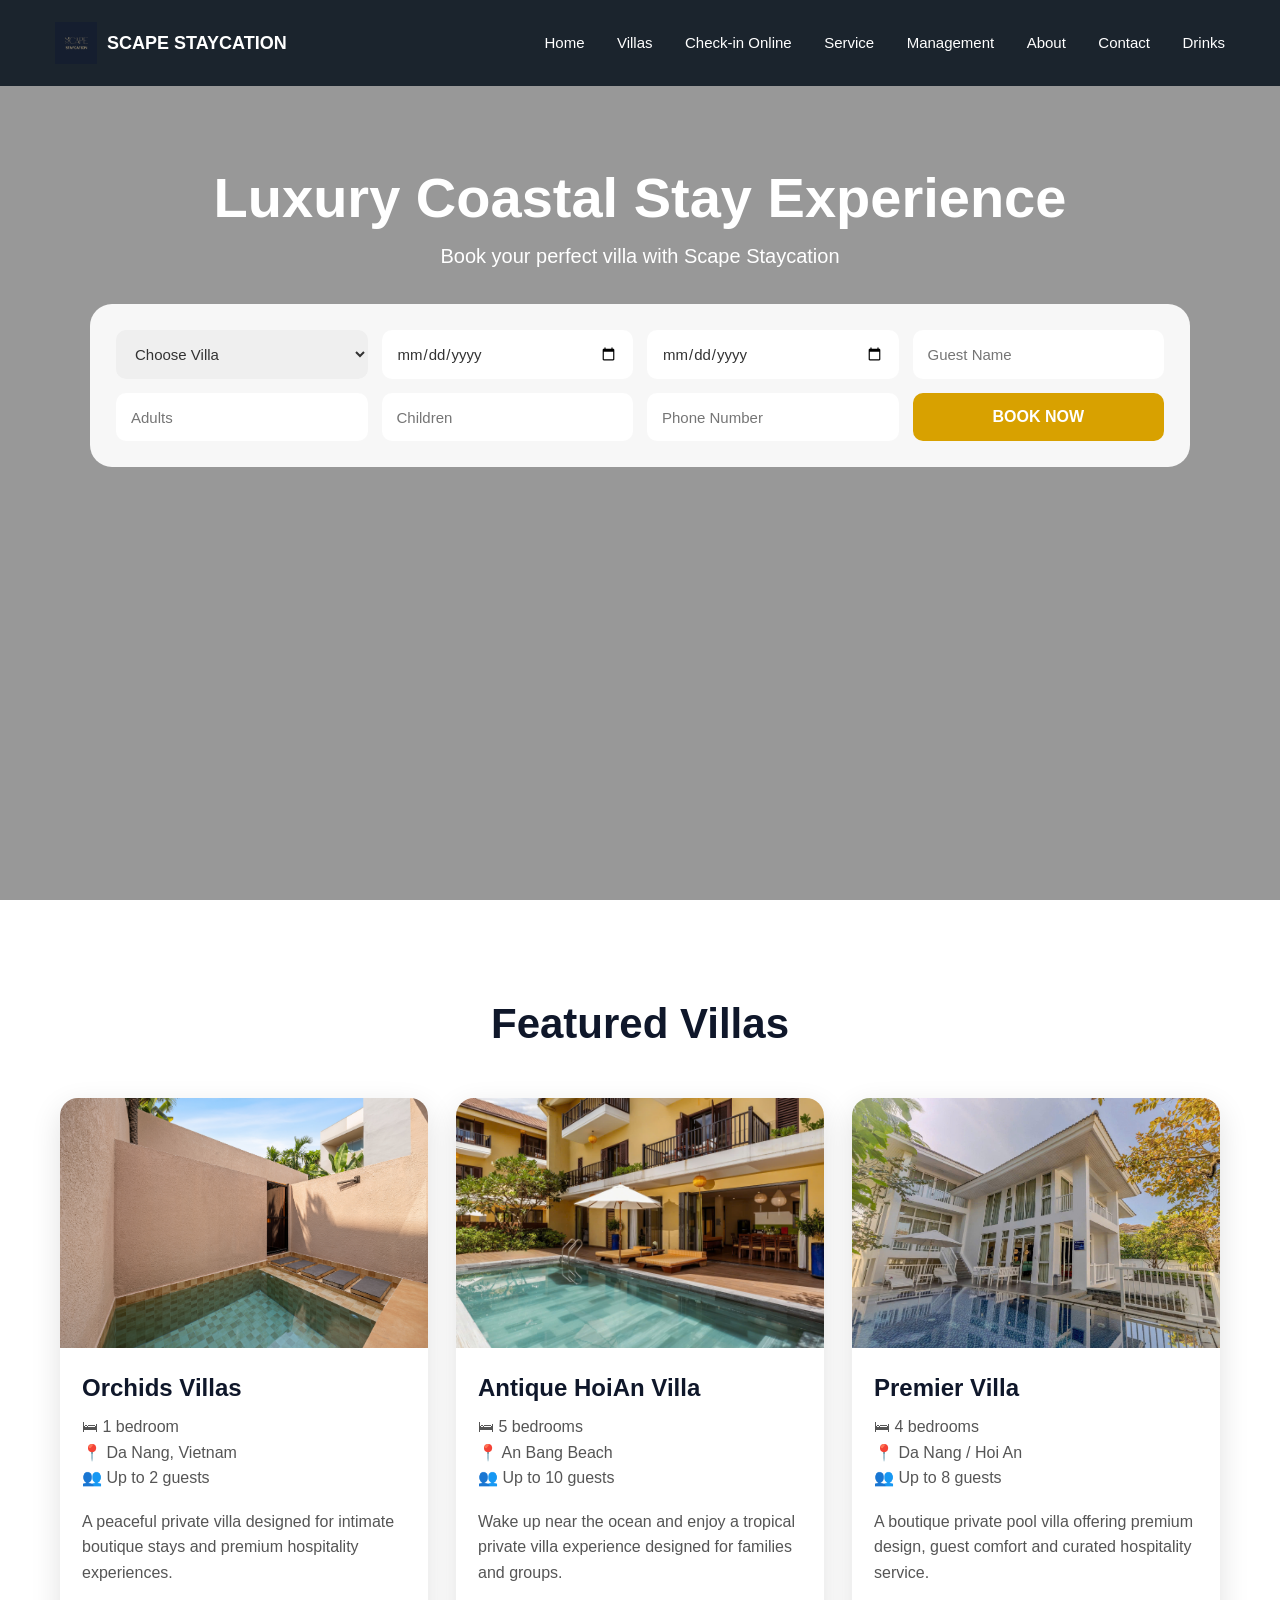
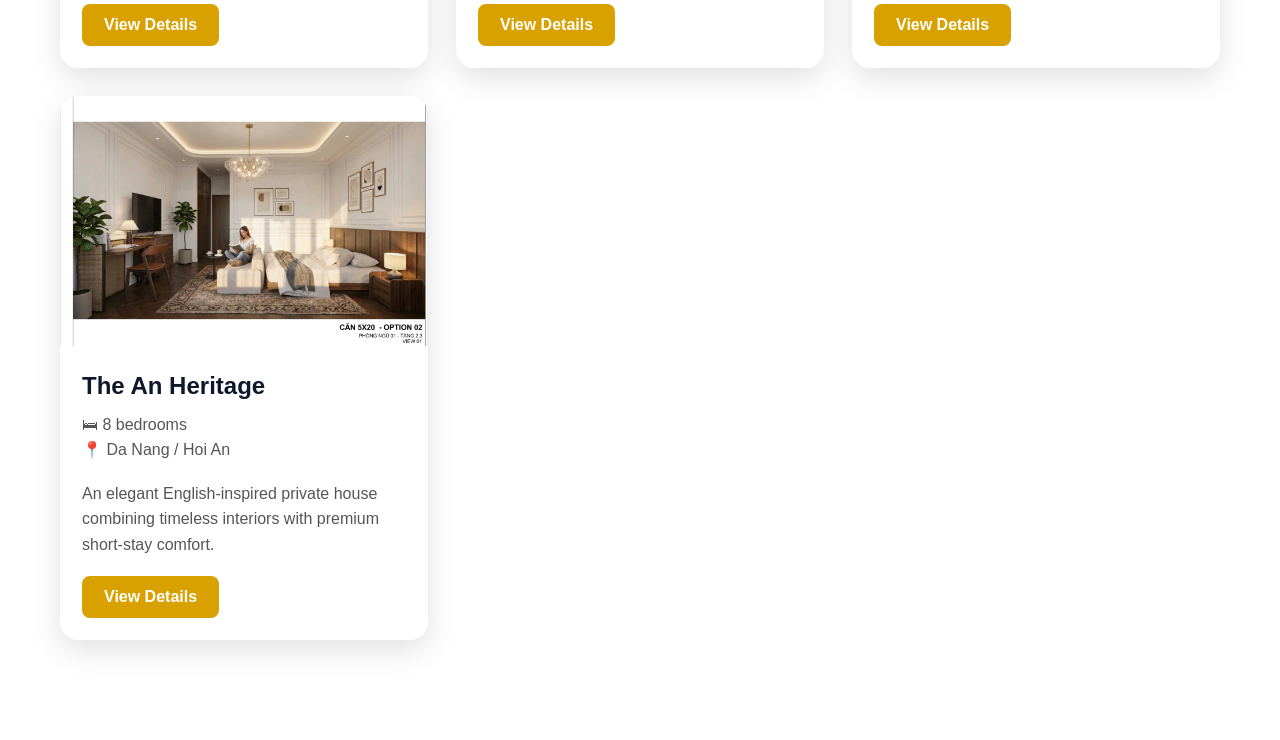
<file: index.html>
<!DOCTYPE html>
<html lang="en">
<head>
    <meta charset="UTF-8">
    <meta name="viewport" content="width=device-width, initial-scale=1.0">

    <title>Scape Staycation</title>

    <link rel="icon" type="image/png" href="scape-logo.png">
    <link rel="stylesheet" href="style.css">
</head>

<body>

<header>
   <div class="logo">
    <img src="scape-logo.png" alt="Scape Staycation">
    <span>SCAPE STAYCATION</span>
</div>

   <nav>
    <a href="index.html">Home</a>
    <a href="villas.html">Villas</a>
    <a href="checkin.html">Check-in Online</a>
    <a href="service.html">Service</a>
    <a href="management.html">Management</a>
    <a href="about.html">About</a>
    <a href="contact.html">Contact</a>
       <a href="drink.html">Drinks</a>
</nav>
</header>

<section class="hero">
    <div class="hero-content">
        <h1>Luxury Coastal Stay Experience</h1>
        <p>Book your perfect villa with Scape Staycation</p>

        <div class="booking-box">
            <select id="villa">

  <option>Choose Villa</option>

  <option>Orchids Villas</option>

  <option>Antique HoiAn Villa</option>

  <option>Premier Villa</option>

  <option>The An Heritage</option>

  <option>The Layer</option>

            </select>

            <input type="date" id="checkin">
            <input type="date" id="checkout">
            <input type="text" id="guest" placeholder="Guest Name">

            <input type="number" id="adults" placeholder="Adults">
            <input type="number" id="children" placeholder="Children">
            <input type="text" id="phone" placeholder="Phone Number">

            <button onclick="bookNow()">BOOK NOW</button>
        </div>
    </div>
</section>

<section class="villas-preview">
    <h2>Featured Villas</h2>

    <div class="villa-grid">

        <div class="villa-card">
            <img src="orchids-1.jpg" alt="Orchids Villas">
            <div class="villa-card-content">
                <h3>Orchids Villas</h3>
                <p>
                    🛏 1 bedroom<br>
                    📍 Da Nang, Vietnam<br>
                    👥 Up to 2 guests
                </p>
                <p>A peaceful private villa designed for intimate boutique stays and premium hospitality experiences.</p>
                <a href="villas.html">View Details</a>
            </div>
        </div>

        <div class="villa-card">
            <img src="antique-3.jpg" alt="Antique Hoi An Villa">
            <div class="villa-card-content">
                <h3>Antique HoiAn Villa</h3>
                <p>
                    🛏 5 bedrooms<br>
                    📍 An Bang Beach<br>
                    👥 Up to 10 guests
                </p>
                <p>Wake up near the ocean and enjoy a tropical private villa experience designed for families and groups.</p>
                <a href="villas.html">View Details</a>
            </div>
        </div>

        <div class="villa-card">
            <img src="premier-5.jpg" alt="Premier Villa">
            <div class="villa-card-content">
                <h3>Premier Villa</h3>
                <p>
                    🛏 4 bedrooms<br>
                    📍 Da Nang / Hoi An<br>
                    👥 Up to 8 guests
                </p>
                <p>A boutique private pool villa offering premium design, guest comfort and curated hospitality service.</p>
                <a href="villas.html">View Details</a>
            </div>
        </div>

        <div class="villa-card">
            <img src="luxury-2.jpg" alt="The An Heritage">
            <div class="villa-card-content">
                <h3>The An Heritage</h3>
                <p>
                    🛏 8 bedrooms<br>
                    📍 Da Nang / Hoi An<br>
                </p>
                <p>An elegant English-inspired private house combining timeless interiors with premium short-stay comfort.</p>
                <a href="villas.html">View Details</a>
            </div>
        </div>

    </div>
</section>

<script src="script.js"></script>

</body>
</html>
</file>
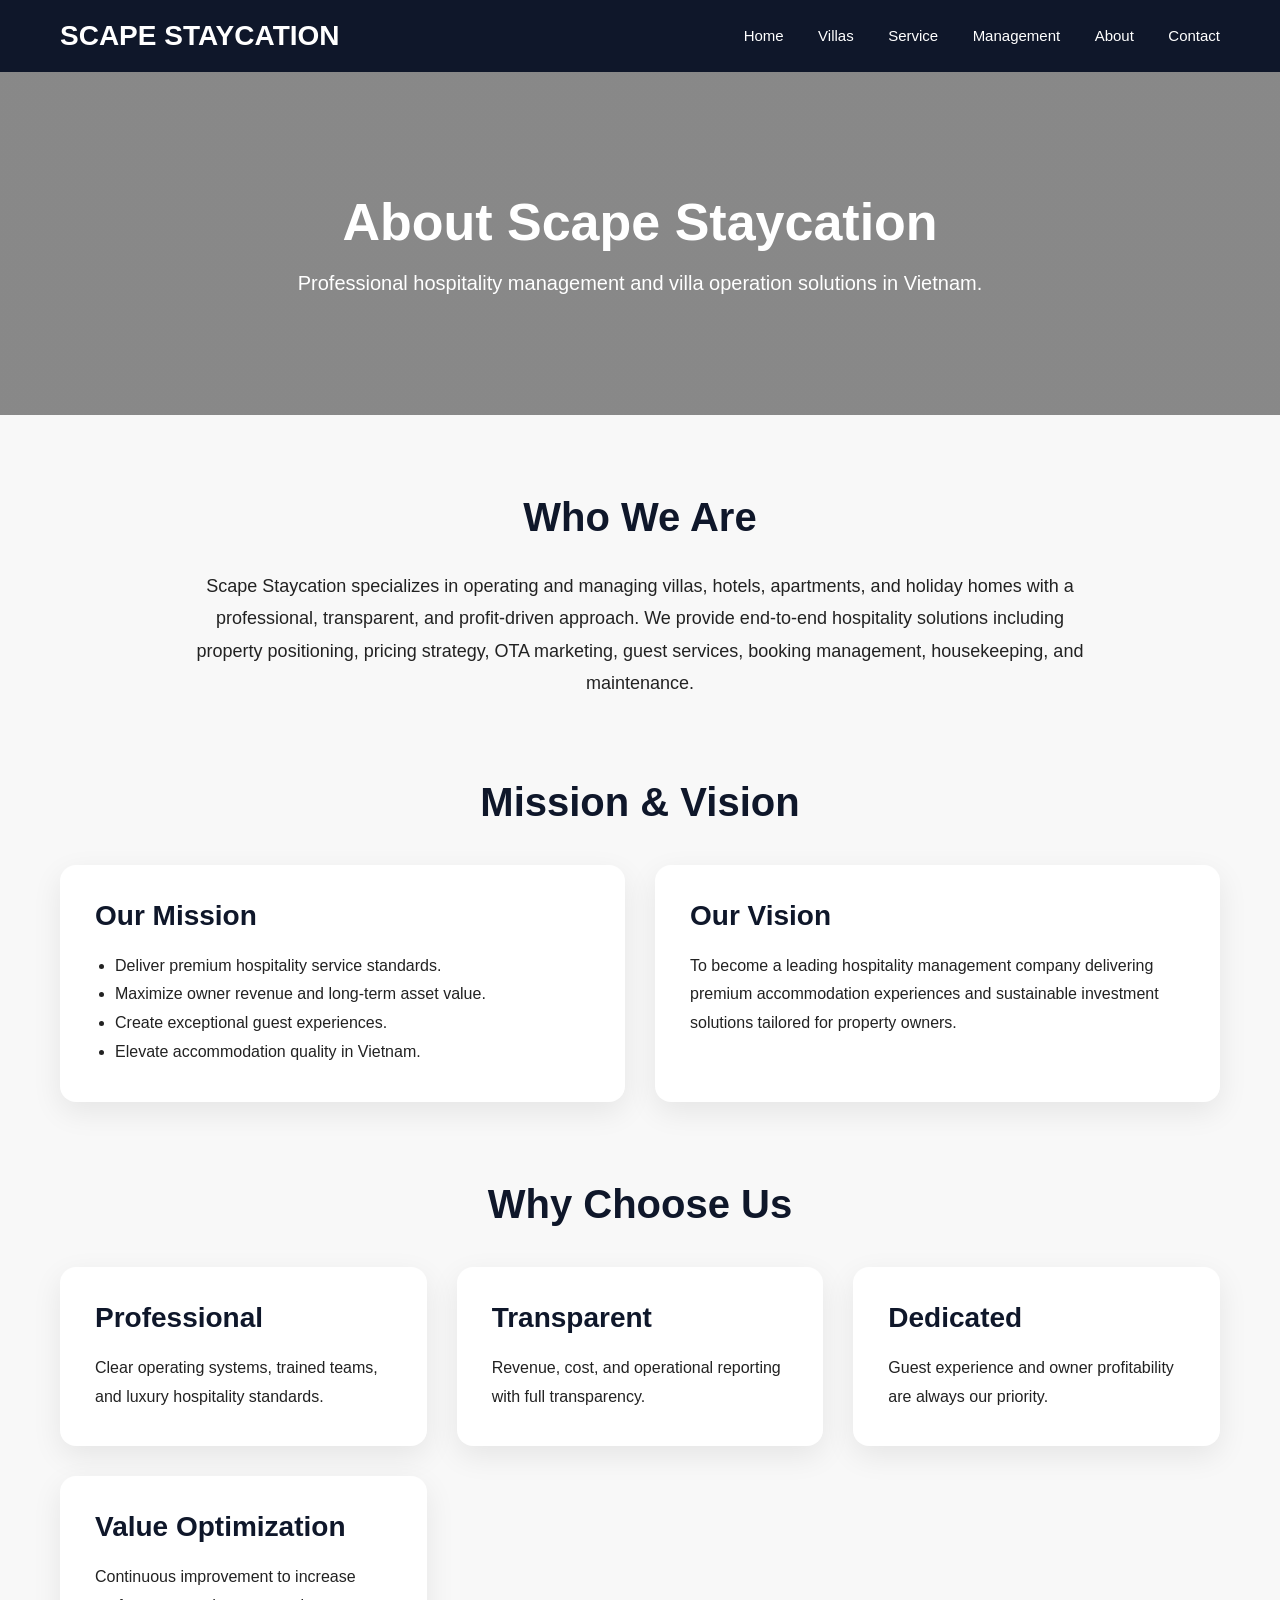
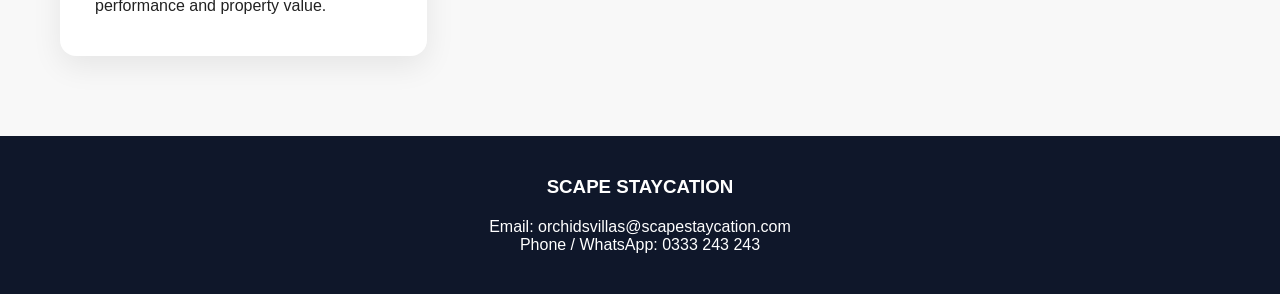
<file: about.html>
<!DOCTYPE html>
<html lang="en">
<head>
    <meta charset="UTF-8">
    <meta name="viewport" content="width=device-width, initial-scale=1.0">
    <title>About | Scape Staycation</title>
    <style>
        * {
            margin: 0;
            padding: 0;
            box-sizing: border-box;
            font-family: Arial, sans-serif;
        }

        body {
            background: #f8f8f8;
            color: #222;
        }

        header {
            background: #0f172a;
            padding: 20px 60px;
            display: flex;
            justify-content: space-between;
            align-items: center;
        }

        .logo {
            color: white;
            font-size: 28px;
            font-weight: bold;
        }

        nav a {
            color: white;
            text-decoration: none;
            margin-left: 30px;
            font-size: 15px;
        }

        .hero {
            background: linear-gradient(rgba(0,0,0,0.45), rgba(0,0,0,0.45)),
            url('https://images.unsplash.com/photo-1566073771259-6a8506099945?auto=format&fit=crop&w=1600&q=80');
            background-size: cover;
            background-position: center;
            padding: 120px 20px;
            text-align: center;
            color: white;
        }

        .hero h1 {
            font-size: 52px;
            margin-bottom: 20px;
        }

        .hero p {
            font-size: 20px;
            max-width: 800px;
            margin: auto;
        }

        .section {
            max-width: 1200px;
            margin: 80px auto;
            padding: 0 20px;
        }

        .section h2 {
            text-align: center;
            font-size: 40px;
            margin-bottom: 30px;
            color: #0f172a;
        }

        .intro {
            font-size: 18px;
            line-height: 1.8;
            text-align: center;
            max-width: 900px;
            margin: auto;
        }

        .grid {
            display: grid;
            grid-template-columns: repeat(auto-fit,minmax(300px,1fr));
            gap: 30px;
            margin-top: 40px;
        }

        .card {
            background: white;
            padding: 35px;
            border-radius: 16px;
            box-shadow: 0 10px 30px rgba(0,0,0,0.08);
        }

        .card h3 {
            margin-bottom: 20px;
            color: #0f172a;
            font-size: 28px;
        }

        .card p, .card li {
            line-height: 1.8;
            font-size: 16px;
        }

        ul {
            padding-left: 20px;
        }

        footer {
            background: #0f172a;
            color: white;
            text-align: center;
            padding: 40px 20px;
            margin-top: 80px;
        }

        .contact {
            margin-top: 20px;
            font-size: 16px;
        }
    </style>
</head>
<body>

<header>
    <div class="logo">SCAPE STAYCATION</div>
    <nav>
    <a href="index.html">Home</a>
    <a href="villas.html">Villas</a>
    <a href="service.html">Service</a>
    <a href="management.html">Management</a>
    <a href="about.html">About</a>
    <a href="contact.html">Contact</a>
</nav>
</header>

<section class="hero">
    <h1>About Scape Staycation</h1>
    <p>Professional hospitality management and villa operation solutions in Vietnam.</p>
</section>

<section class="section">
    <h2>Who We Are</h2>
    <p class="intro">
        Scape Staycation specializes in operating and managing villas, hotels, apartments, and holiday homes with a professional, transparent, and profit-driven approach.
        We provide end-to-end hospitality solutions including property positioning, pricing strategy, OTA marketing, guest services, booking management, housekeeping, and maintenance.
    </p>
</section>

<section class="section">
    <h2>Mission & Vision</h2>
    <div class="grid">
        <div class="card">
            <h3>Our Mission</h3>
            <ul>
                <li>Deliver premium hospitality service standards.</li>
                <li>Maximize owner revenue and long-term asset value.</li>
                <li>Create exceptional guest experiences.</li>
                <li>Elevate accommodation quality in Vietnam.</li>
            </ul>
        </div>

        <div class="card">
            <h3>Our Vision</h3>
            <p>
                To become a leading hospitality management company delivering premium accommodation experiences and sustainable investment solutions tailored for property owners.
            </p>
        </div>
    </div>
</section>

<section class="section">
    <h2>Why Choose Us</h2>
    <div class="grid">
        <div class="card">
            <h3>Professional</h3>
            <p>Clear operating systems, trained teams, and luxury hospitality standards.</p>
        </div>

        <div class="card">
            <h3>Transparent</h3>
            <p>Revenue, cost, and operational reporting with full transparency.</p>
        </div>

        <div class="card">
            <h3>Dedicated</h3>
            <p>Guest experience and owner profitability are always our priority.</p>
        </div>

        <div class="card">
            <h3>Value Optimization</h3>
            <p>Continuous improvement to increase performance and property value.</p>
        </div>
    </div>
</section>

<footer>
    <h3>SCAPE STAYCATION</h3>
    <div class="contact">
        Email: orchidsvillas@scapestaycation.com<br>
        Phone / WhatsApp: 0333 243 243
    </div>
</footer>

</body>
</html>
</file>
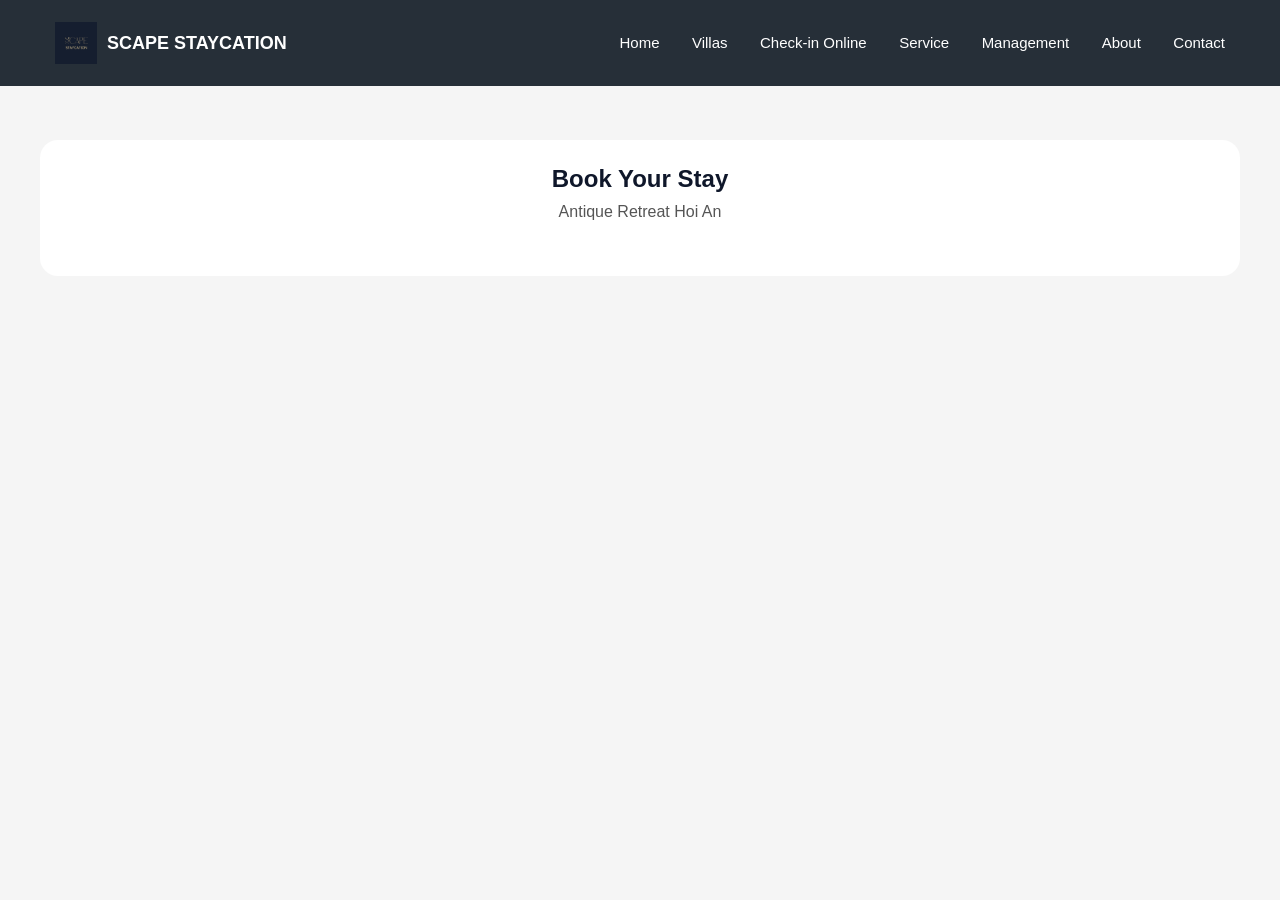
<file: booking.html>
<!DOCTYPE html>
<html lang="en">
<head>
  <meta charset="UTF-8">
  <meta name="viewport" content="width=device-width, initial-scale=1.0">

  <title>Book Your Stay | Scape Staycation</title>

  <link rel="icon" type="image/png" href="scape-logo.png">
  <link rel="stylesheet" href="style.css">
</head>

<body>

<header>
  <div class="logo">
    <img src="scape-logo.png" alt="Scape Staycation">
    <span>SCAPE STAYCATION</span>
  </div>

  <nav>
    <a href="index.html">Home</a>
    <a href="villas.html">Villas</a>
    <a href="checkin.html">Check-in Online</a>
    <a href="service.html">Service</a>
    <a href="management.html">Management</a>
    <a href="about.html">About</a>
    <a href="contact.html">Contact</a>
  </nav>
</header>


<section style="
  padding: 140px 20px 60px;
  min-height: 100vh;
  background: #f5f5f5;
">

  <div style="
    max-width: 1200px;
    margin: 0 auto;
    background: white;
    padding: 25px;
    border-radius: 18px;
  ">

    <h1 style="
      text-align:center;
      margin-bottom:10px;
      color:#0f172a;
    ">
      Book Your Stay
    </h1>

    <p style="
      text-align:center;
      margin-bottom:30px;
      color:#555;
    ">
      Antique Retreat Hoi An
    </p>


    <!-- HOTEL LINK BOOKING ENGINE -->

    <div class="hbe-bws">
      <section id="hbe-bws-page">
        <div id="hbe-bws-wrapper"></div>
      </section>
    </div>


    <link
      type="text/css"
      rel="stylesheet"
      href="//book.securebookings.net/css/app-v2.css"
    >


    <script
      type="text/javascript"
      src="//book.securebookings.net/js/v2/widget.all.js">
    </script>


    <script>
      const params = new URLSearchParams(window.location.search);

      const checkin = params.get("check_in") || "";
      const checkout = params.get("check_out") || "";
      const lang = params.get("lang") || "en";

      const hotelId =
        "595a5a54-7227-1753773975-4f61-a94c-bcc69e915d00";

      const script = document.createElement("script");

      script.src =
        "https://book.securebookings.net/widgetCustomize" +
        "?lang=" + encodeURIComponent(lang) +
        "&widgetType=Widget" +
        "&id=" + encodeURIComponent(hotelId) +
        "&ajax=true" +
        "&check_in=" + encodeURIComponent(checkin) +
        "&check_out=" + encodeURIComponent(checkout);

      document.body.appendChild(script);
    </script>

  </div>

</section>

</body>
</html>
</file>
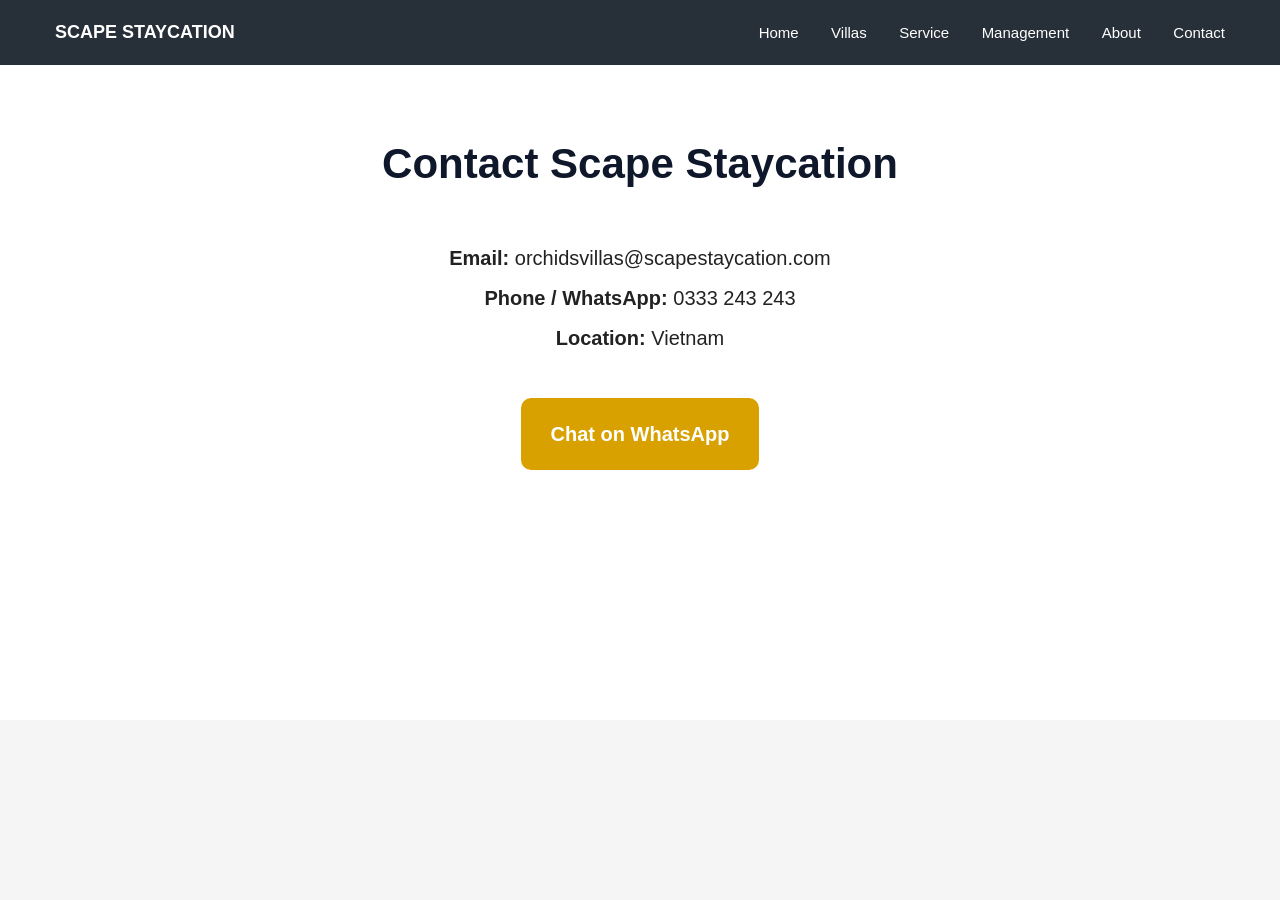
<file: contact.html>
<!DOCTYPE html>
<html lang="en">
<head>
<meta charset="UTF-8">
<meta name="viewport" content="width=device-width, initial-scale=1.0">
<title>Contact | Scape Staycation</title>
<link rel="stylesheet" href="style.css">
</head>
<body>

<header>
    <div class="logo">SCAPE STAYCATION</div>
    <nav>
    <a href="index.html">Home</a>
    <a href="villas.html">Villas</a>
    <a href="service.html">Service</a>
    <a href="management.html">Management</a>
    <a href="about.html">About</a>
    <a href="contact.html">Contact</a>
</nav>
</header>

<section class="villas-preview" style="padding-top:140px; min-height:80vh;">
    <h2>Contact Scape Staycation</h2>

    <div style="max-width:800px; margin:auto; text-align:center; font-size:20px; line-height:2; color:#222;">
        <p><strong>Email:</strong> orchidsvillas@scapestaycation.com</p>
        <p><strong>Phone / WhatsApp:</strong> 0333 243 243</p>
        <p><strong>Location:</strong> Vietnam</p>

        <br>

        <a href="https://wa.me/84333243243" 
           style="display:inline-block; background:#d8a100; color:white; padding:16px 30px; border-radius:10px; text-decoration:none; font-weight:bold;">
           Chat on WhatsApp
        </a>
    </div>
</section>

<script src="script.js"></script>
</body>
</html>
</file>
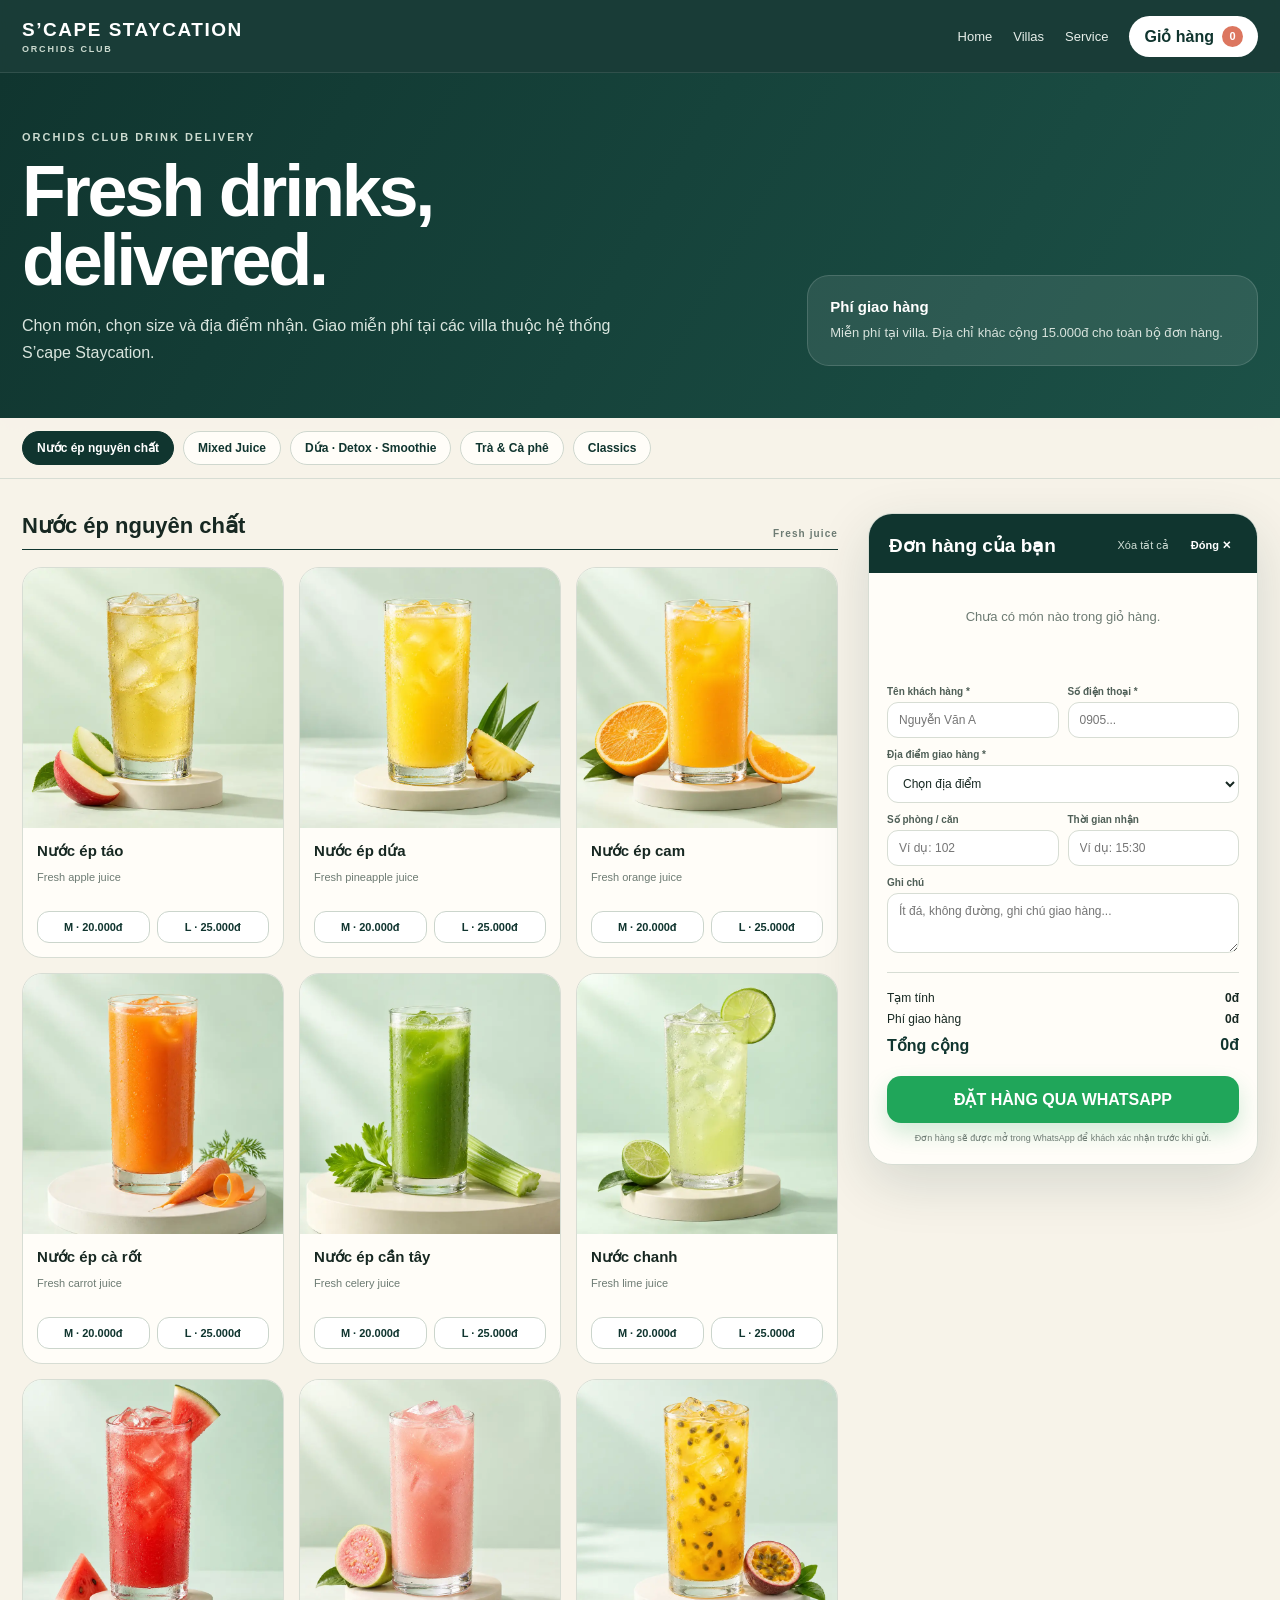
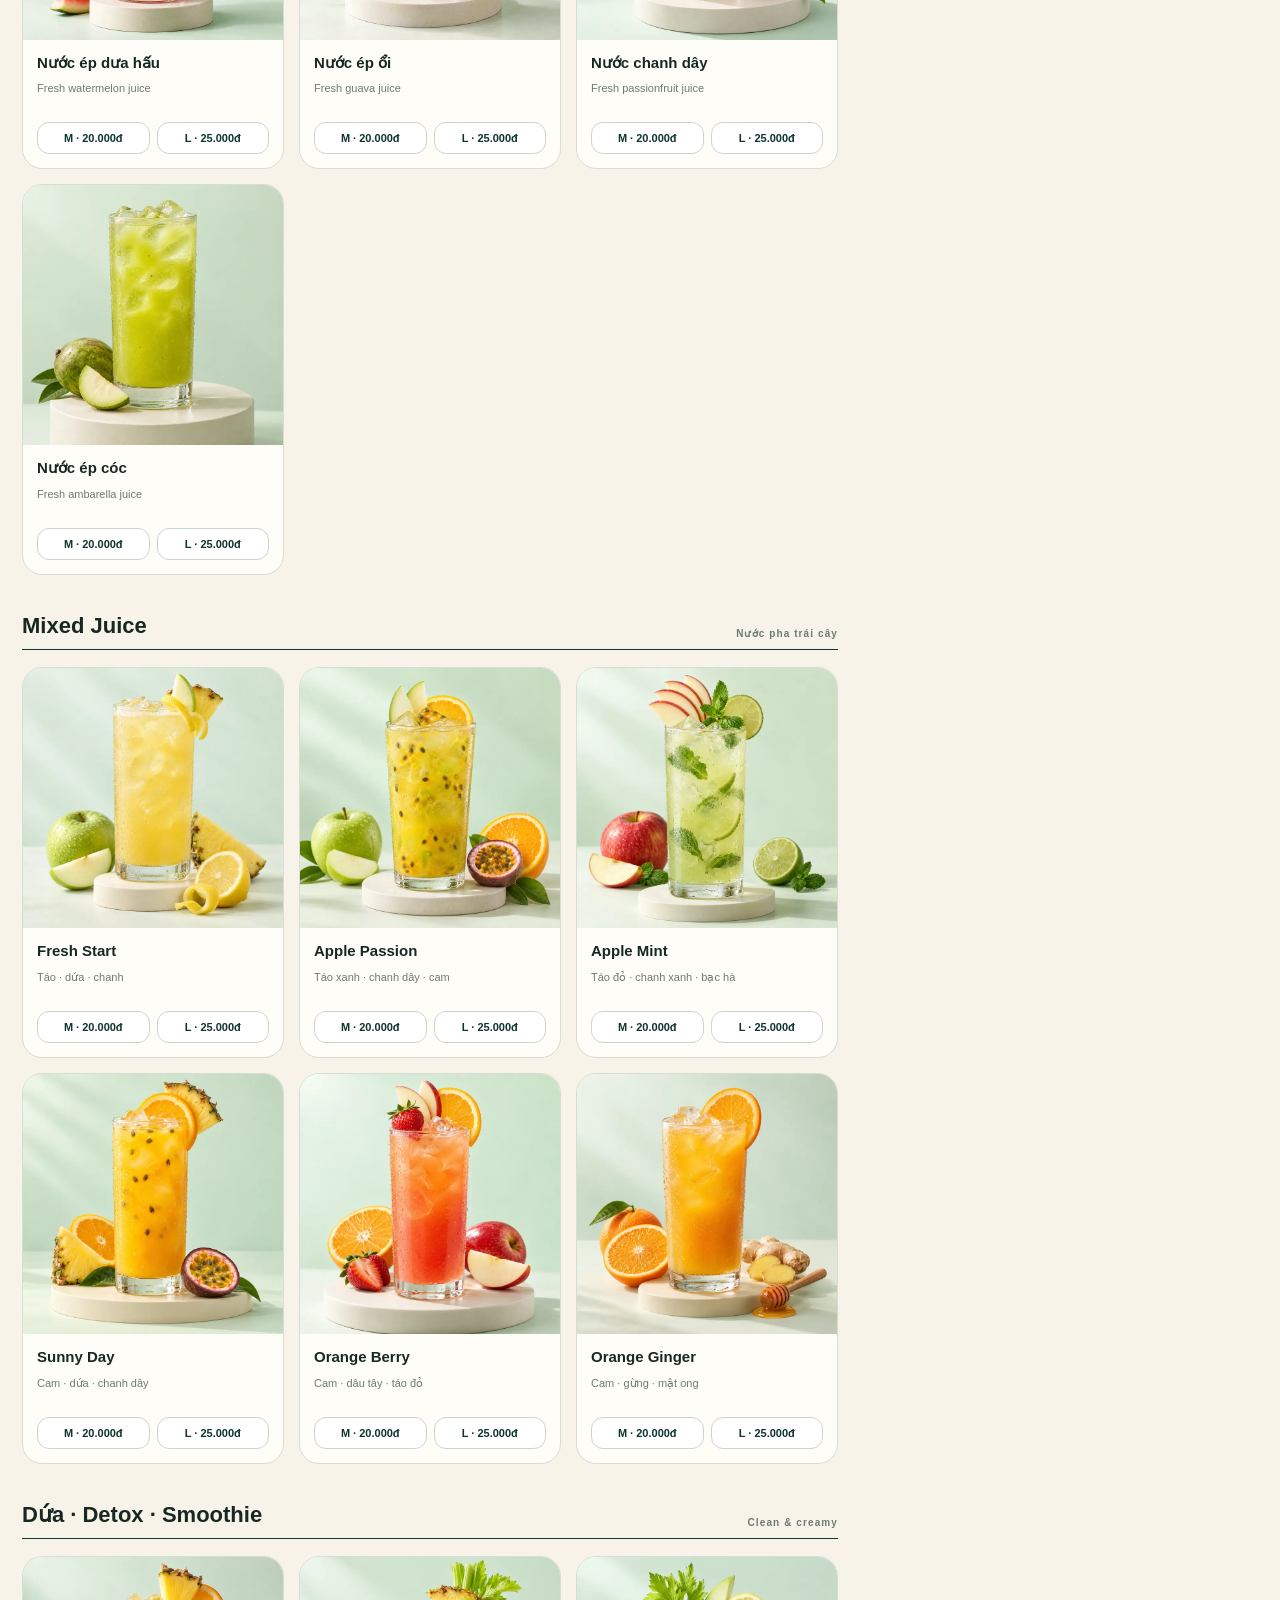
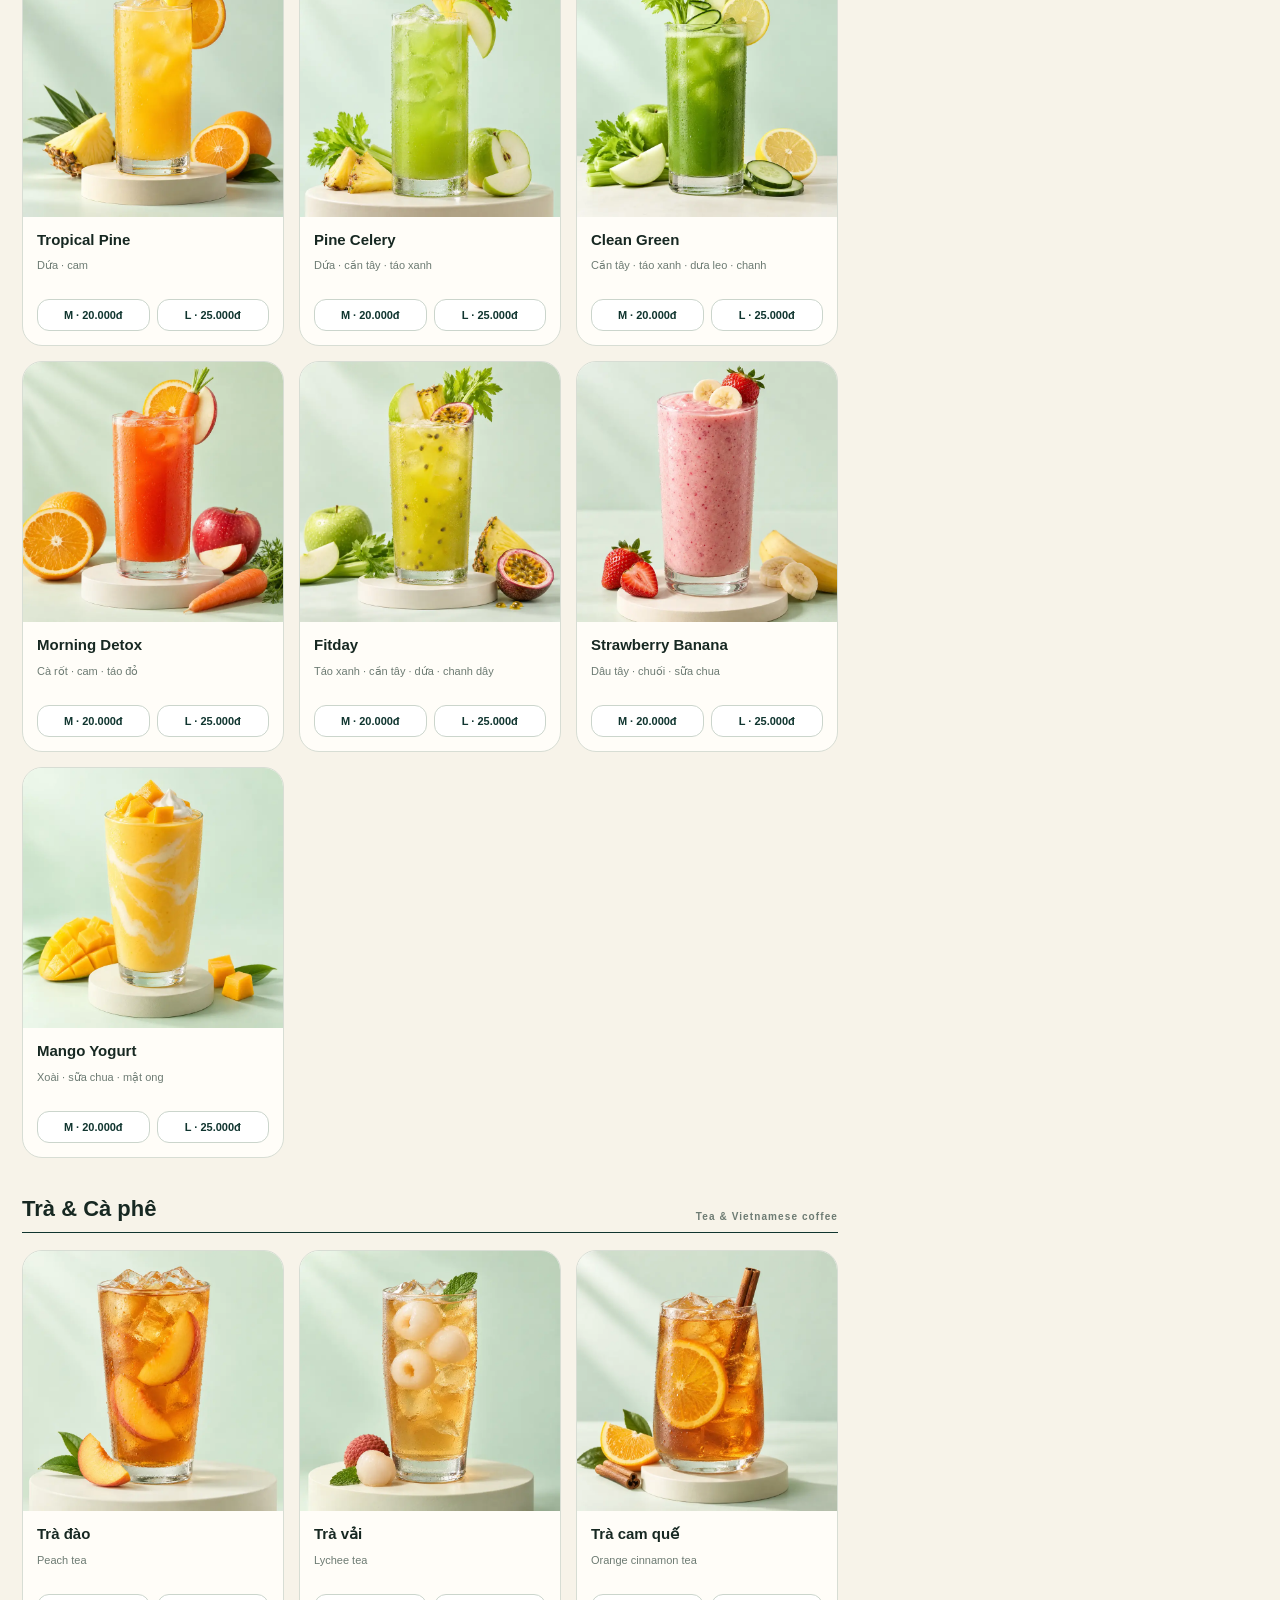
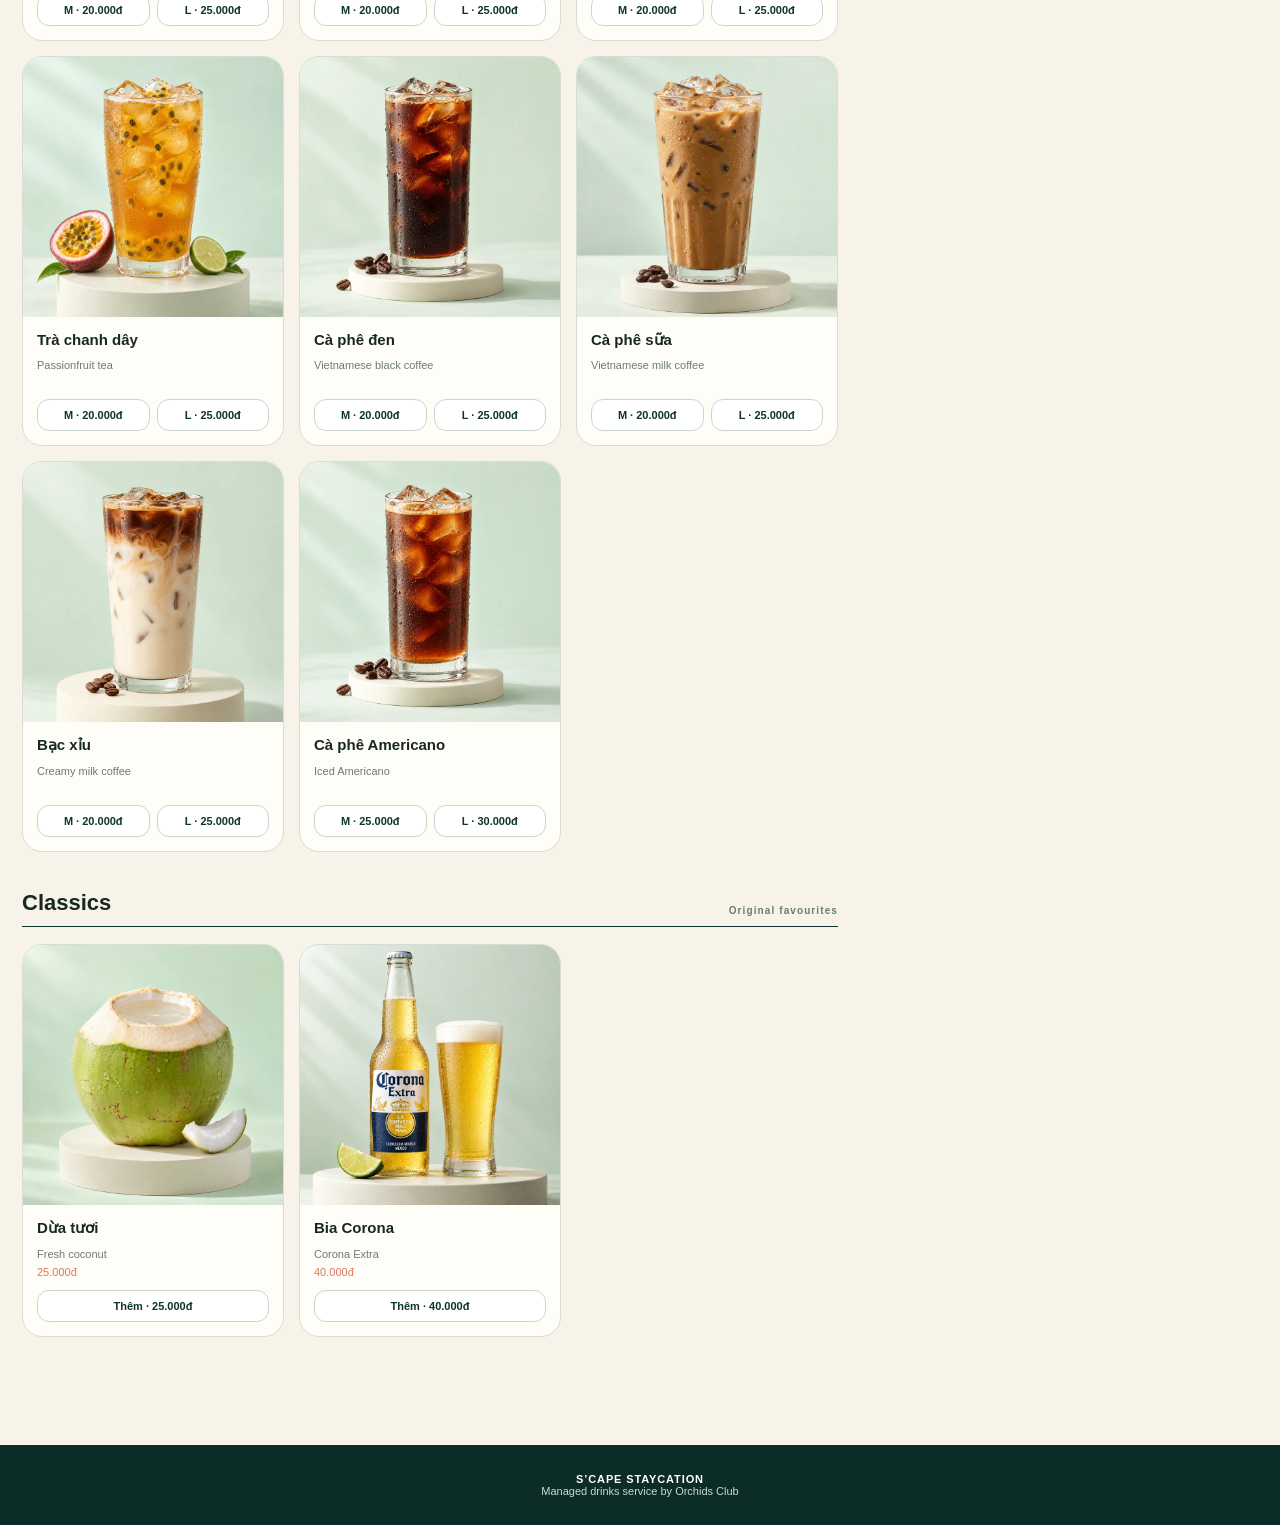
<file: drink (1).html>
<!doctype html>
<html lang="vi">
<head>
  <meta charset="utf-8">
  <meta name="viewport" content="width=device-width, initial-scale=1, viewport-fit=cover">
  <meta name="theme-color" content="#10352f">
  <title>Orchids Club - Drinks</title>
  <meta name="description" content="Đặt nước ép, mixed juice, smoothie, trà và cà phê từ Orchids Club.">
  <style>
    :root{--green:#10352f;--green-2:#18473f;--cream:#f7f3e9;--paper:#fffdf8;--ink:#172822;--muted:#6d7b73;--line:#d7ddd4;--coral:#dc765f;--mint:#e1ede5;--shadow:0 18px 55px rgba(16,53,47,.14)}
    *{box-sizing:border-box}html{scroll-behavior:smooth}body{margin:0;background:var(--cream);color:var(--ink);font-family:-apple-system,BlinkMacSystemFont,"Segoe UI",Roboto,Arial,sans-serif}button,input,select,textarea{font:inherit}button{cursor:pointer}
    .topbar{position:sticky;top:0;z-index:30;background:rgba(16,53,47,.96);backdrop-filter:blur(14px);color:#fff;border-bottom:1px solid rgba(255,255,255,.1)}
    .nav{max-width:1280px;margin:auto;height:72px;padding:0 22px;display:flex;align-items:center;justify-content:space-between;gap:20px}.brand{color:#fff;text-decoration:none;font-weight:850;letter-spacing:.08em;font-size:19px}.brand small{display:block;font-size:9px;letter-spacing:.2em;color:#cbdacf;margin-top:3px}.navlinks{display:flex;gap:21px;align-items:center}.navlinks a{color:#e7efea;text-decoration:none;font-size:13px}.cart-link{border:0;background:#fff;color:var(--green);font-weight:800;border-radius:999px;padding:10px 15px;display:flex;gap:8px;align-items:center}.count{min-width:21px;height:21px;padding:0 6px;display:grid;place-items:center;border-radius:50%;background:var(--coral);color:#fff;font-size:11px}
    .hero{background:linear-gradient(120deg,var(--green),#1c5147);color:#fff}.hero-inner{max-width:1280px;margin:auto;padding:58px 22px 52px;display:grid;grid-template-columns:1.25fr .75fr;gap:34px;align-items:end}.eyebrow{font-size:11px;letter-spacing:.18em;color:#cbdacf;font-weight:800}.hero h1{font-size:clamp(38px,6vw,72px);line-height:.96;margin:14px 0 18px;letter-spacing:-.045em}.hero p{max-width:620px;color:#d9e5de;line-height:1.65;margin:0}.hero-note{background:rgba(255,255,255,.09);border:1px solid rgba(255,255,255,.14);border-radius:22px;padding:22px}.hero-note strong{display:block;font-size:15px;margin-bottom:8px}.hero-note span{color:#d8e3dd;font-size:13px;line-height:1.55}
    .category-wrap{position:sticky;top:72px;z-index:25;background:rgba(247,243,233,.94);backdrop-filter:blur(12px);border-bottom:1px solid var(--line)}.categories{max-width:1280px;margin:auto;padding:13px 22px;display:flex;gap:9px;overflow:auto;scrollbar-width:none}.categories::-webkit-scrollbar{display:none}.chip{white-space:nowrap;border:1px solid #cfd7ce;background:var(--paper);color:var(--green);border-radius:999px;padding:9px 14px;font-weight:750;font-size:12px}.chip.active,.chip:hover{background:var(--green);border-color:var(--green);color:#fff}
    .layout{max-width:1280px;margin:0 auto;display:grid;grid-template-columns:minmax(0,1fr) 390px;gap:30px;padding:34px 22px 70px}.section{scroll-margin-top:145px;margin-bottom:38px}.section-head{display:flex;align-items:end;justify-content:space-between;border-bottom:1.5px solid var(--green);padding-bottom:10px;margin-bottom:17px}.section h2{font-size:22px;margin:0}.section-head span{font-size:10px;font-weight:800;color:var(--muted);letter-spacing:.11em}.products{display:grid;grid-template-columns:repeat(3,minmax(0,1fr));gap:15px}.card{background:var(--paper);border:1px solid var(--line);border-radius:20px;overflow:hidden;display:flex;flex-direction:column;min-width:0;transition:.2s ease}.card:hover{transform:translateY(-2px);box-shadow:0 13px 30px rgba(16,53,47,.09);border-color:#bfcac0}.photo{aspect-ratio:1/1;overflow:hidden;background:var(--mint)}.photo img{width:100%;height:100%;object-fit:cover;display:block}.card-body{padding:14px;display:flex;flex-direction:column;gap:9px;flex:1}.card h3{font-size:15px;line-height:1.25;margin:0}.desc{font-size:11px;line-height:1.45;color:var(--muted);min-height:32px}.size-row{display:grid;grid-template-columns:1fr 1fr;gap:7px;margin-top:auto}.add{border:1px solid #cbd5cc;border-radius:12px;background:#fff;color:var(--green);padding:9px 6px;font-size:11px;font-weight:800}.add:hover{background:var(--green);color:#fff;border-color:var(--green)}.add.single{grid-column:1/-1}.fixed-price{display:block;font-size:11px;color:var(--coral);margin-top:2px}
    .cart-panel{position:sticky;top:140px;height:max-content;background:var(--paper);border:1px solid var(--line);border-radius:24px;box-shadow:var(--shadow);overflow:hidden}.cart-head{padding:20px 20px 16px;background:var(--green);color:#fff;display:flex;align-items:center;justify-content:space-between}.cart-head h2{font-size:19px;margin:0}.cart-actions{display:flex;align-items:center;gap:10px}.cart-clear,.cart-close{border:0;background:transparent;color:#cfddd5;font-size:11px}.cart-close{color:#fff;font-weight:800}.cart-items{padding:8px 18px;max-height:245px;overflow:auto}.empty{padding:28px 5px;text-align:center;color:var(--muted);font-size:13px}.cart-item{display:grid;grid-template-columns:1fr auto;gap:8px;padding:12px 0;border-bottom:1px solid var(--line)}.cart-item strong{display:block;font-size:12px;line-height:1.35}.cart-item small{color:var(--muted);font-size:10px}.qty{display:flex;align-items:center;gap:7px;margin-top:7px}.qty button{width:24px;height:24px;border-radius:50%;border:1px solid var(--line);background:#fff;color:var(--green);font-weight:800}.qty span{font-size:11px;font-weight:800}.item-total{font-size:11px;font-weight:850;color:var(--coral);white-space:nowrap}.checkout{padding:15px 18px 19px}.field{margin-top:11px}.field label{display:block;font-size:10px;font-weight:800;margin-bottom:5px;color:#4f5f57}.field input,.field select,.field textarea{width:100%;border:1px solid var(--line);border-radius:11px;background:#fff;padding:10px 11px;color:var(--ink);outline:0;font-size:12px}.field input:focus,.field select:focus,.field textarea:focus{border-color:#6f9183;box-shadow:0 0 0 3px rgba(111,145,131,.13)}.field textarea{min-height:60px;resize:vertical}.field-grid{display:grid;grid-template-columns:1fr 1fr;gap:9px}.hidden{display:none!important}.totals{margin-top:15px;border-top:1px solid var(--line);padding-top:11px}.total-line{display:flex;justify-content:space-between;font-size:12px;margin:7px 0}.grand{font-size:16px;font-weight:900;color:var(--green);margin-top:10px}.whatsapp{width:100%;border:0;border-radius:14px;background:#20a65a;color:#fff;padding:14px;font-weight:900;margin-top:14px;box-shadow:0 10px 22px rgba(32,166,90,.2)}.whatsapp:hover{background:#178c4b}.fine{font-size:9px;line-height:1.45;color:var(--muted);text-align:center;margin:9px 8px 0}
    .mobile-cart{display:none;position:fixed;z-index:40;left:14px;right:14px;bottom:calc(12px + env(safe-area-inset-bottom));background:var(--green);color:#fff;border:0;border-radius:16px;padding:13px 16px;box-shadow:0 12px 35px rgba(0,0,0,.25);align-items:center;justify-content:space-between;font-weight:850}.overlay{display:none}.add-toast{position:fixed;z-index:70;left:50%;bottom:82px;transform:translate(-50%,18px);max-width:calc(100% - 32px);padding:10px 16px;border-radius:999px;background:#173f36;color:#fff;font-size:12px;font-weight:800;box-shadow:0 10px 30px rgba(0,0,0,.22);opacity:0;visibility:hidden;transition:.2s ease;white-space:nowrap}.add-toast.show{opacity:1;visibility:visible;transform:translate(-50%,0)}
    footer{background:#0c2c27;color:#c9d8d0;padding:28px 22px;text-align:center;font-size:11px}footer strong{color:#fff;letter-spacing:.08em}
    @media(max-width:1050px){.products{grid-template-columns:repeat(2,minmax(0,1fr))}.layout{grid-template-columns:minmax(0,1fr) 350px}}
    @media(max-width:780px){.nav{height:64px}.navlinks a{display:none}.category-wrap{top:64px}.hero-inner{grid-template-columns:1fr;padding-top:42px}.hero-note{display:none}.layout{display:block;padding:25px 15px 100px}.products{grid-template-columns:repeat(2,minmax(0,1fr));gap:11px}.card{border-radius:16px}.card-body{padding:11px}.desc{min-height:29px}.cart-panel{position:fixed;z-index:55;left:0;right:0;bottom:0;top:auto;border-radius:24px 24px 0 0;max-height:91vh;overflow:auto;transform:translateY(110%);transition:transform .25s ease}.cart-panel.open{transform:translateY(0)}.cart-items{max-height:200px}.mobile-cart{display:flex}.overlay{position:fixed;inset:0;background:rgba(0,0,0,.38);z-index:50}.overlay.show{display:block}.section{scroll-margin-top:128px}.section-head span{display:none}}
    @media(max-width:390px){.products{grid-template-columns:1fr}.photo{aspect-ratio:1.25/1}.field-grid{grid-template-columns:1fr}}
  </style>
</head>
<body>
  <header class="topbar"><div class="nav"><a class="brand" href="index.html">S’CAPE STAYCATION<small>ORCHIDS CLUB</small></a><nav class="navlinks"><a href="index.html">Home</a><a href="villas.html">Villas</a><a href="service.html">Service</a><button class="cart-link" type="button" data-open-cart>Giỏ hàng <span class="count" data-count>0</span></button></nav></div></header>
  <section class="hero"><div class="hero-inner"><div><div class="eyebrow">ORCHIDS CLUB DRINK DELIVERY</div><h1>Fresh drinks,<br>delivered.</h1><p>Chọn món, chọn size và địa điểm nhận. Giao miễn phí tại các villa thuộc hệ thống S’cape Staycation.</p></div><div class="hero-note"><strong>Phí giao hàng</strong><span>Miễn phí tại villa. Địa chỉ khác cộng 15.000đ cho toàn bộ đơn hàng.</span></div></div></section>
  <div class="category-wrap"><div class="categories" id="categoryNav"></div></div>
  <main class="layout"><div id="menu"></div>
    <aside class="cart-panel" id="cartPanel" aria-label="Giỏ hàng">
      <div class="cart-head"><h2>Đơn hàng của bạn</h2><div class="cart-actions"><button class="cart-clear" type="button" id="clearCart">Xóa tất cả</button><button class="cart-close" type="button" data-close-cart>Đóng ✕</button></div></div>
      <div class="cart-items" id="cartItems"></div>
      <div class="checkout">
        <div class="field-grid"><div class="field"><label for="customerName">Tên khách hàng *</label><input id="customerName" autocomplete="name" placeholder="Nguyễn Văn A"></div><div class="field"><label for="customerPhone">Số điện thoại *</label><input id="customerPhone" inputmode="tel" autocomplete="tel" placeholder="0905..."></div></div>
        <div class="field"><label for="delivery">Địa điểm giao hàng *</label><select id="delivery"><option value="">Chọn địa điểm</option><option>Orchids Villas</option><option>Antique Hoi An Villa</option><option>Premier Villa</option><option>The An Heritage</option><option>The Layer</option><option value="other">Địa chỉ khác (+15.000đ)</option></select></div>
        <div class="field hidden" id="addressField"><label for="customAddress">Địa chỉ giao hàng *</label><input id="customAddress" autocomplete="street-address" placeholder="Nhập số nhà, tên đường, quận..."></div>
        <div class="field-grid"><div class="field"><label for="room">Số phòng / căn</label><input id="room" placeholder="Ví dụ: 102"></div><div class="field"><label for="deliveryTime">Thời gian nhận</label><input id="deliveryTime" placeholder="Ví dụ: 15:30"></div></div>
        <div class="field"><label for="note">Ghi chú</label><textarea id="note" placeholder="Ít đá, không đường, ghi chú giao hàng..."></textarea></div>
        <div class="totals"><div class="total-line"><span>Tạm tính</span><strong id="subtotal">0đ</strong></div><div class="total-line"><span>Phí giao hàng</span><strong id="shipping">0đ</strong></div><div class="total-line grand"><span>Tổng cộng</span><span id="grandTotal">0đ</span></div></div>
        <button class="whatsapp" type="button" id="orderButton">ĐẶT HÀNG QUA WHATSAPP</button><p class="fine">Đơn hàng sẽ được mở trong WhatsApp để khách xác nhận trước khi gửi.</p>
      </div>
    </aside>
  </main>
  <button class="mobile-cart" type="button" data-open-cart><span>Giỏ hàng · <span data-count>0</span> món</span><span id="mobileTotal">0đ</span></button><div class="overlay" id="overlay"></div><div class="add-toast" id="addToast" role="status" aria-live="polite"></div>
  <footer><strong>S’CAPE STAYCATION</strong><br>Managed drinks service by Orchids Club</footer>
  <script>
  (()=>{
    const WHATSAPP="84333243243", SHIPPING_FEE=15000, DEFAULT={M:20000,L:25000};
    const groups=[
      {id:"fresh",title:"Nước ép nguyên chất",en:"Fresh juice",items:[
        ["apple","Nước ép táo","Fresh apple juice","01-nuoc-ep-tao.webp"],["pineapple","Nước ép dứa","Fresh pineapple juice","02-nuoc-ep-dua.webp"],["orange","Nước ép cam","Fresh orange juice","03-nuoc-ep-cam.webp"],["carrot","Nước ép cà rốt","Fresh carrot juice","04-nuoc-ep-ca-rot.webp"],["celery","Nước ép cần tây","Fresh celery juice","05-nuoc-ep-can-tay.webp"],["lime","Nước chanh","Fresh lime juice","06-nuoc-chanh.webp"],["watermelon","Nước ép dưa hấu","Fresh watermelon juice","07-nuoc-dua-hau.webp"],["guava","Nước ép ổi","Fresh guava juice","08-nuoc-oi.webp"],["passion","Nước chanh dây","Fresh passionfruit juice","09-nuoc-chanh-day.webp"],["ambarella","Nước ép cóc","Fresh ambarella juice","10-nuoc-coc.webp"]]},
      {id:"mixed",title:"Mixed Juice",en:"Nước pha trái cây",items:[
        ["fresh-start","Fresh Start","Táo · dứa · chanh","11-fresh-start.webp"],["apple-passion","Apple Passion","Táo xanh · chanh dây · cam","12-apple-passion.webp"],["apple-mint","Apple Mint","Táo đỏ · chanh xanh · bạc hà","13-apple-mint.webp"],["sunny-day","Sunny Day","Cam · dứa · chanh dây","14-sunny-day.webp"],["orange-berry","Orange Berry","Cam · dâu tây · táo đỏ","15-orange-berry.webp"],["orange-ginger","Orange Ginger","Cam · gừng · mật ong","16-orange-ginger.webp"]]},
      {id:"clean",title:"Dứa · Detox · Smoothie",en:"Clean & creamy",items:[
        ["tropical-pine","Tropical Pine","Dứa · cam","17-tropical-pine.webp"],["pine-celery","Pine Celery","Dứa · cần tây · táo xanh","18-pine-celery.webp"],["clean-green","Clean Green","Cần tây · táo xanh · dưa leo · chanh","19-clean-green.webp"],["morning-detox","Morning Detox","Cà rốt · cam · táo đỏ","20-morning-detox.webp"],["fitday","Fitday","Táo xanh · cần tây · dứa · chanh dây","21-fitday.webp"],["strawberry-banana","Strawberry Banana","Dâu tây · chuối · sữa chua","22-strawberry-banana.webp"],["mango-yogurt","Mango Yogurt","Xoài · sữa chua · mật ong","23-mango-yogurt.webp"]]},
      {id:"tea-coffee",title:"Trà & Cà phê",en:"Tea & Vietnamese coffee",items:[
        ["peach-tea","Trà đào","Peach tea","24-tra-dao.webp"],["lychee-tea","Trà vải","Lychee tea","25-tra-vai.webp"],["cinnamon-tea","Trà cam quế","Orange cinnamon tea","26-tra-cam-que.webp"],["passion-tea","Trà chanh dây","Passionfruit tea","27-tra-chanh-day.webp"],["black-coffee","Cà phê đen","Vietnamese black coffee","28-ca-phe-den.webp"],["milk-coffee","Cà phê sữa","Vietnamese milk coffee","29-ca-phe-sua.webp"],["bac-xiu","Bạc xỉu","Creamy milk coffee","30-bac-xiu.webp"],["americano","Cà phê Americano","Iced Americano","33-cafe-americano.webp",{M:25000,L:30000}]]},
      {id:"classics",title:"Classics",en:"Original favourites",items:[["coconut","Dừa tươi","Fresh coconut","31-dua-tuoi.webp",{fixed:25000}],["corona","Bia Corona","Corona Extra","32-bia-corona.webp",{fixed:40000}]]}
    ];
    const index={};groups.forEach(g=>g.items.forEach(i=>index[i[0]]={id:i[0],name:i[1],desc:i[2],image:i[3],price:i[4]||DEFAULT}));
    let cart=JSON.parse(localStorage.getItem("orchidsDrinkCart")||"[]");
    const money=n=>new Intl.NumberFormat("vi-VN").format(n)+"đ";
    const menu=document.getElementById("menu"), nav=document.getElementById("categoryNav"), cartItems=document.getElementById("cartItems"), delivery=document.getElementById("delivery"), addressField=document.getElementById("addressField"), panel=document.getElementById("cartPanel"), overlay=document.getElementById("overlay");
    nav.innerHTML=groups.map((g,i)=>`<button class="chip ${i===0?'active':''}" data-target="${g.id}">${g.title}</button>`).join("");
    menu.innerHTML=groups.map(g=>`<section class="section" id="${g.id}"><div class="section-head"><h2>${g.title}</h2><span>${g.en}</span></div><div class="products">${g.items.map(raw=>{const i=index[raw[0]], fixed=i.price.fixed;return `<article class="card"><div class="photo"><img loading="lazy" src="${i.image}" alt="${i.name}"></div><div class="card-body"><h3>${i.name}</h3><div class="desc">${i.desc}${fixed?`<span class="fixed-price">${money(fixed)}</span>`:''}</div><div class="size-row">${fixed?`<button class="add single" data-add="${i.id}" data-size="ONE">Thêm · ${money(fixed)}</button>`:`<button class="add" data-add="${i.id}" data-size="M">M · ${money(i.price.M)}</button><button class="add" data-add="${i.id}" data-size="L">L · ${money(i.price.L)}</button>`}</div></div></article>`}).join("")}</div></section>`).join("");
    function save(){localStorage.setItem("orchidsDrinkCart",JSON.stringify(cart));renderCart()}
    let toastTimer;function showAdded(name){const toast=document.getElementById("addToast");toast.textContent=`Đã thêm ${name} vào giỏ`;toast.classList.add("show");clearTimeout(toastTimer);toastTimer=setTimeout(()=>toast.classList.remove("show"),1400)}
    function add(id,size){const key=id+"-"+size, found=cart.find(x=>x.key===key);found?found.qty++:cart.push({key,id,size,qty:1});save();showAdded(index[id].name)}
    function change(key,delta){const item=cart.find(x=>x.key===key);if(!item)return;item.qty+=delta;if(item.qty<=0)cart=cart.filter(x=>x.key!==key);save()}
    function unit(c){const p=index[c.id].price;return p.fixed||p[c.size]}
    function subtotal(){return cart.reduce((s,c)=>s+unit(c)*c.qty,0)}
    function shipping(){return delivery.value==="other"?SHIPPING_FEE:0}
    function renderCart(){const count=cart.reduce((s,c)=>s+c.qty,0);document.querySelectorAll("[data-count]").forEach(el=>el.textContent=count);cartItems.innerHTML=cart.length?cart.map(c=>{const i=index[c.id];return `<div class="cart-item"><div><strong>${i.name}</strong><small>${c.size==='ONE'?'':`Size ${c.size} · `}${money(unit(c))}</small><div class="qty"><button data-qty="${c.key}" data-delta="-1">−</button><span>${c.qty}</span><button data-qty="${c.key}" data-delta="1">+</button></div></div><div class="item-total">${money(unit(c)*c.qty)}</div></div>`}).join(""):`<div class="empty">Chưa có món nào trong giỏ hàng.</div>`;const sub=subtotal(),ship=shipping(),total=sub+ship;document.getElementById("subtotal").textContent=money(sub);document.getElementById("shipping").textContent=ship?money(ship):(delivery.value?"Miễn phí":"0đ");document.getElementById("grandTotal").textContent=money(total);document.getElementById("mobileTotal").textContent=money(total)}
    function openCart(){panel.classList.add("open");overlay.classList.add("show");document.body.style.overflow="hidden"}function closeCart(){panel.classList.remove("open");overlay.classList.remove("show");document.body.style.overflow=""}
    document.addEventListener("click",e=>{const addBtn=e.target.closest("[data-add]");if(addBtn)add(addBtn.dataset.add,addBtn.dataset.size);const q=e.target.closest("[data-qty]");if(q)change(q.dataset.qty,Number(q.dataset.delta));const o=e.target.closest("[data-open-cart]");if(o)openCart();const close=e.target.closest("[data-close-cart]");if(close)closeCart();const chip=e.target.closest("[data-target]");if(chip){document.querySelectorAll(".chip").forEach(c=>c.classList.remove("active"));chip.classList.add("active");document.getElementById(chip.dataset.target).scrollIntoView({behavior:"smooth"})}});
    overlay.addEventListener("click",closeCart);document.getElementById("clearCart").addEventListener("click",()=>{cart=[];save()});delivery.addEventListener("change",()=>{addressField.classList.toggle("hidden",delivery.value!=="other");renderCart()});
    document.getElementById("orderButton").addEventListener("click",()=>{const name=document.getElementById("customerName").value.trim(),phone=document.getElementById("customerPhone").value.trim(),place=delivery.value,address=document.getElementById("customAddress").value.trim();if(!cart.length)return alert("Vui lòng chọn ít nhất một món.");if(!name||!phone)return alert("Vui lòng nhập tên và số điện thoại.");if(!place)return alert("Vui lòng chọn địa điểm giao hàng.");if(place==="other"&&!address)return alert("Vui lòng nhập địa chỉ giao hàng.");const room=document.getElementById("room").value.trim(),time=document.getElementById("deliveryTime").value.trim(),note=document.getElementById("note").value.trim();const rows=cart.map((c,i)=>`${i+1}. ${index[c.id].name}${c.size==='ONE'?'':` - Size ${c.size}`} x ${c.qty}: ${money(unit(c)*c.qty)}`);const ship=shipping(),destination=place==="other"?address:place;const msg=["*ĐƠN HÀNG ORCHIDS CLUB*","",...rows,"",`Tạm tính: ${money(subtotal())}`,`Phí giao hàng: ${ship?money(ship):'Miễn phí'}`,`*TỔNG CỘNG: ${money(subtotal()+ship)}*`,"",`Khách hàng: ${name}`,`Điện thoại: ${phone}`,`Giao tại: ${destination}`,room?`Phòng / căn: ${room}`:"",time?`Thời gian nhận: ${time}`:"",note?`Ghi chú: ${note}`:""].filter(Boolean).join("\n");window.open(`https://wa.me/${WHATSAPP}?text=${encodeURIComponent(msg)}`,"_blank","noopener")});
    renderCart();
  })();
  </script>
</body>
</html>
</file>
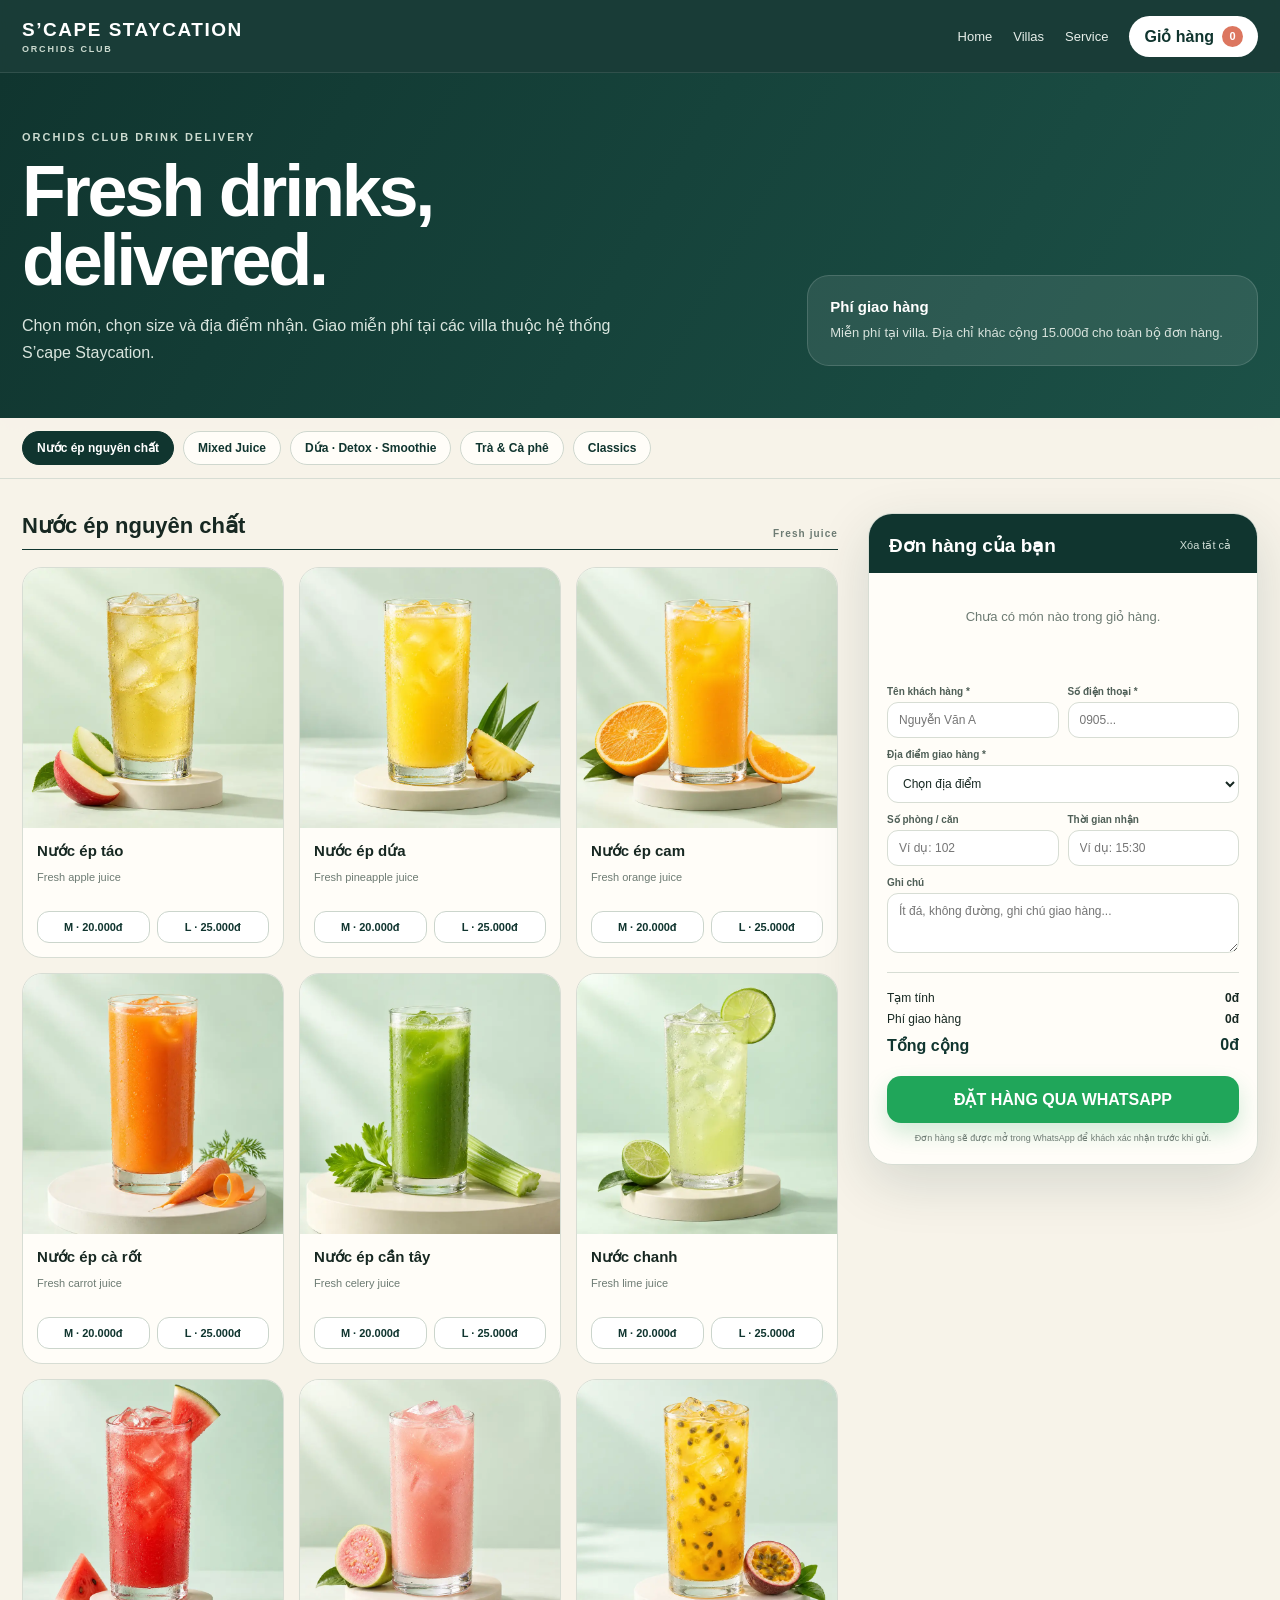
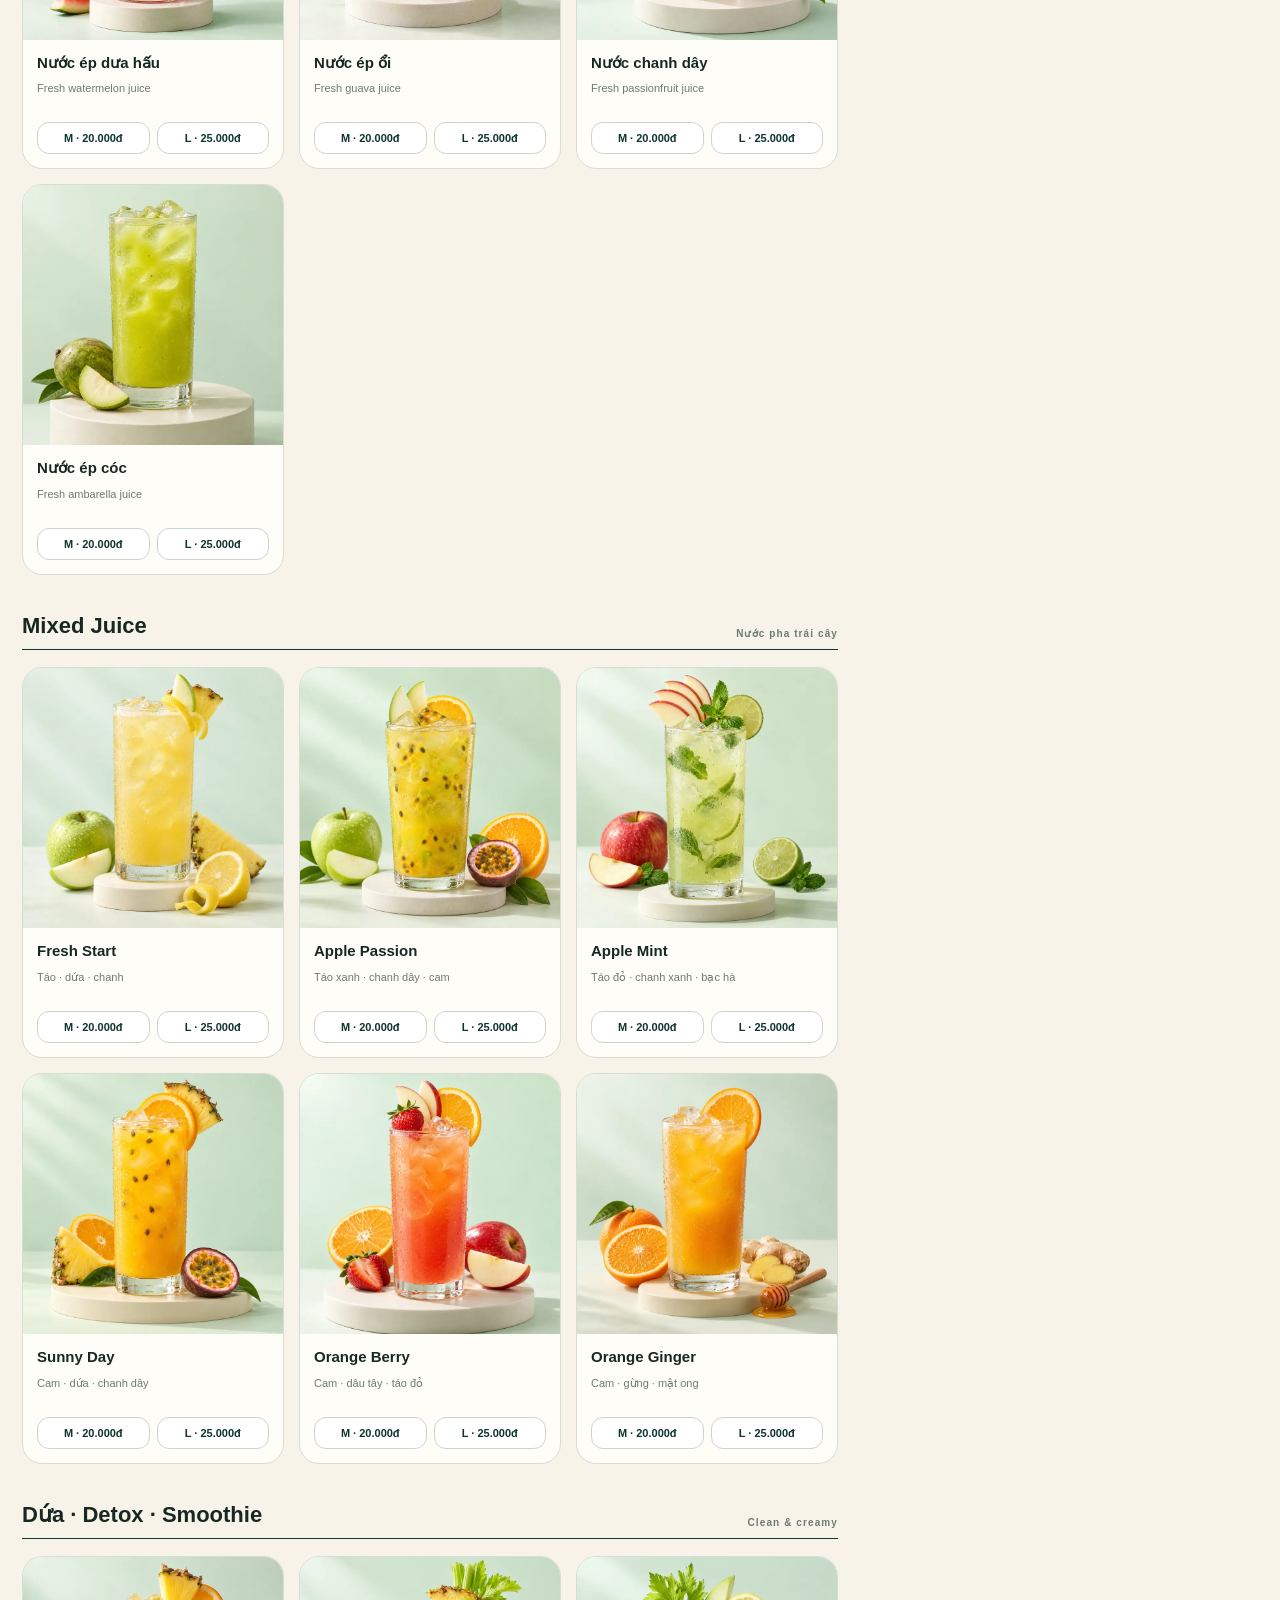
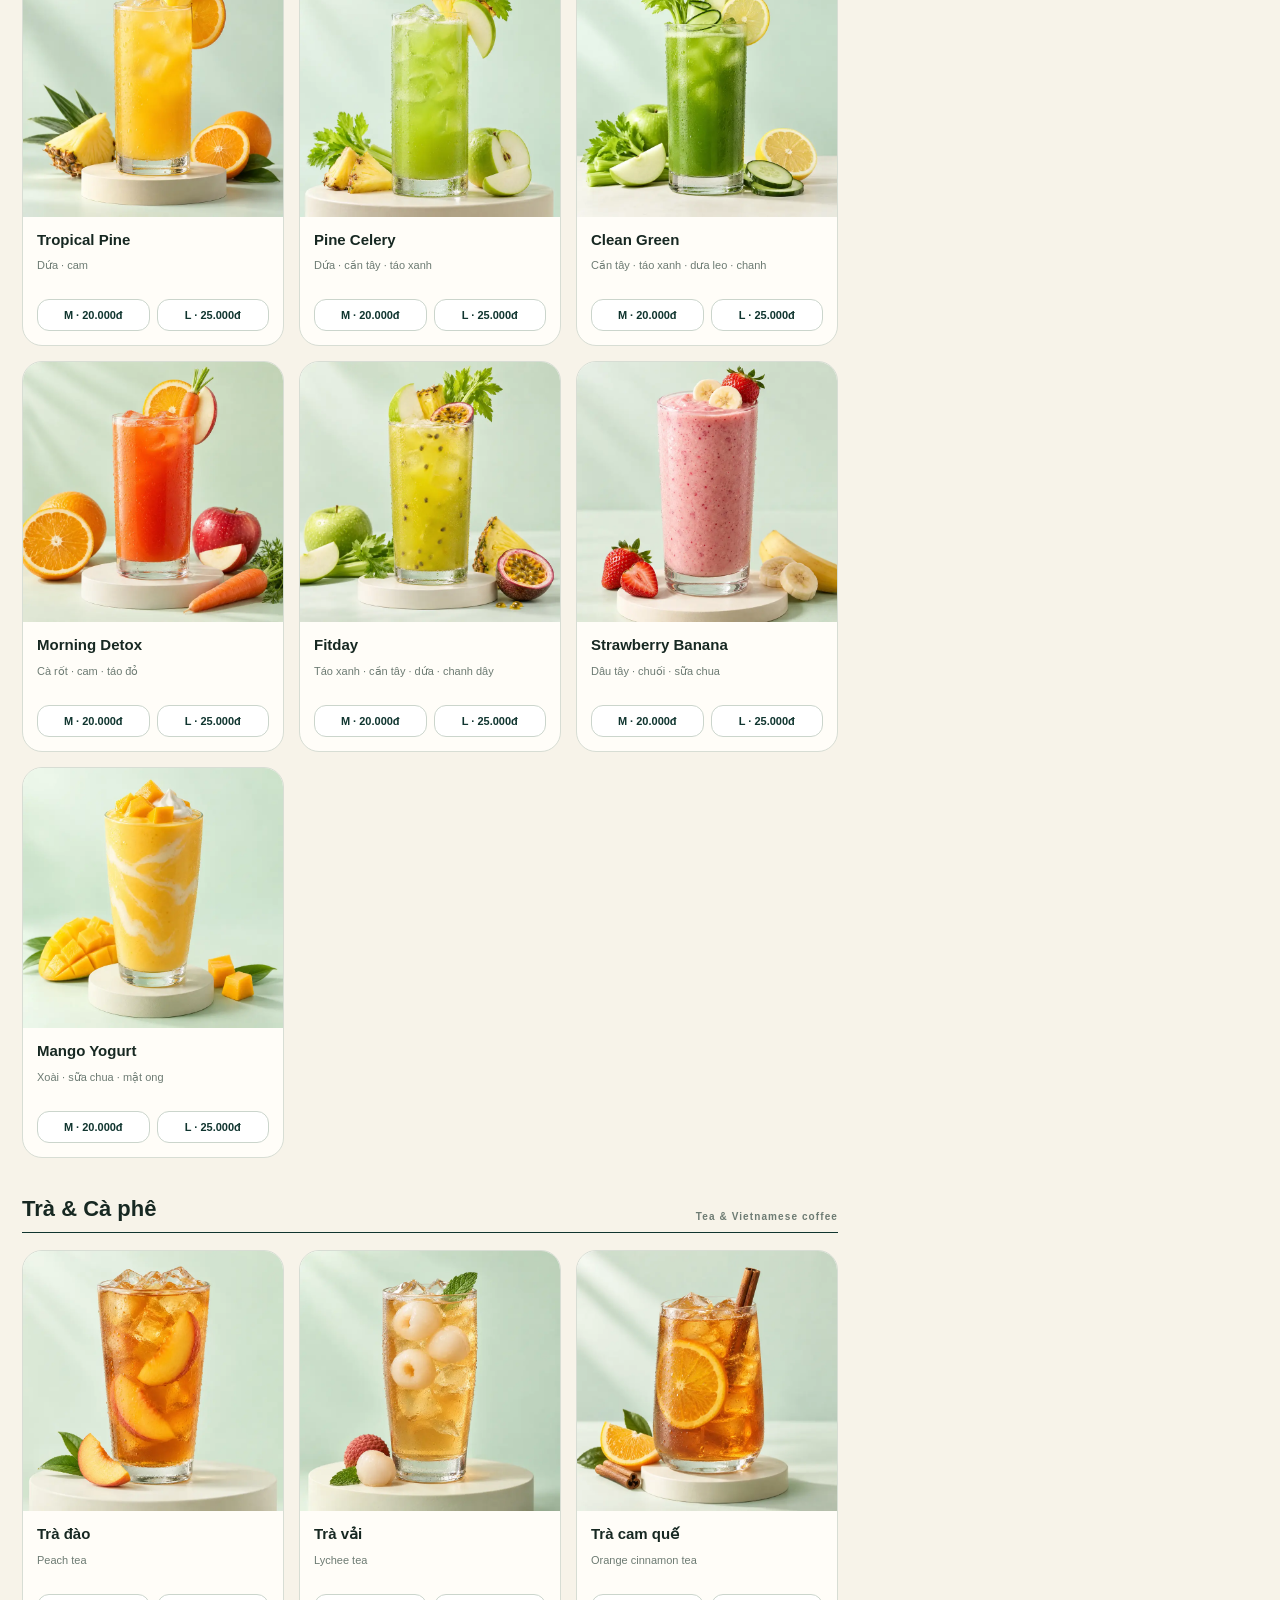
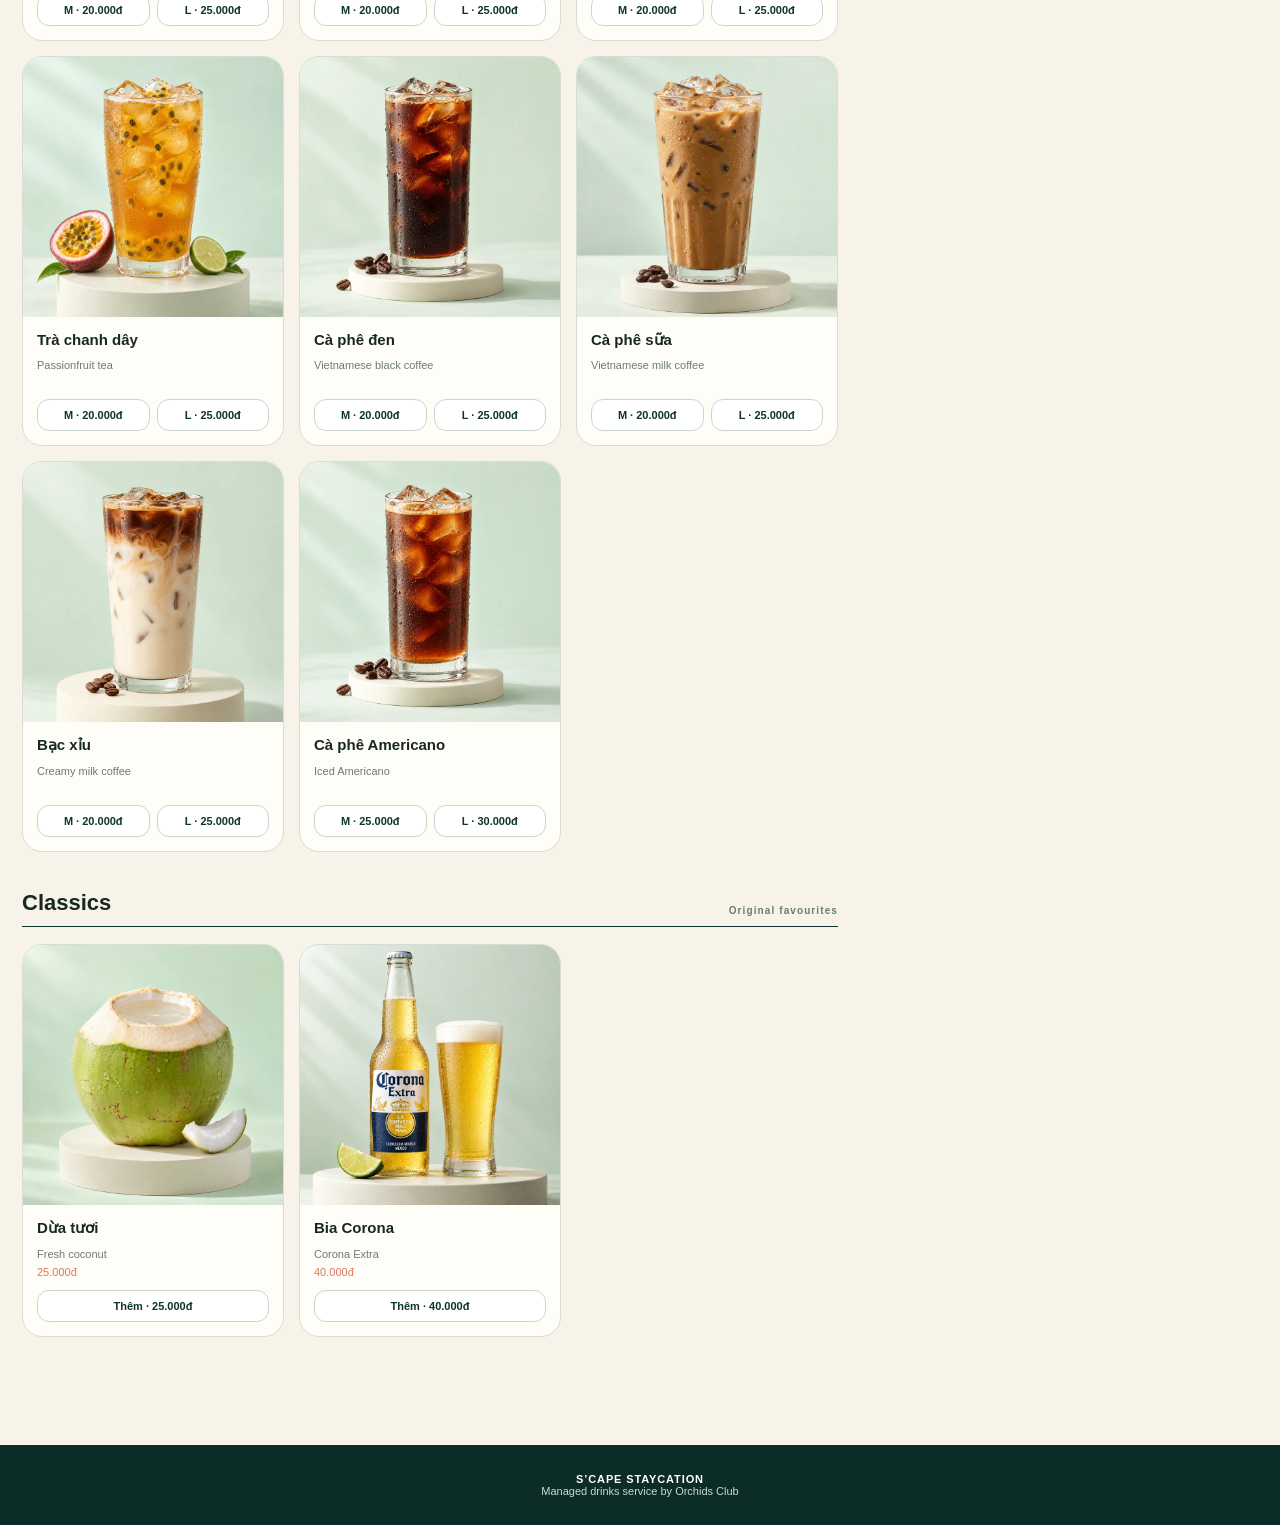
<file: drink-old.html>
<!doctype html>
<html lang="vi">
<head>
  <meta charset="utf-8">
  <meta name="viewport" content="width=device-width, initial-scale=1, viewport-fit=cover">
  <meta name="theme-color" content="#10352f">
  <title>Orchids Club - Drinks</title>
  <meta name="description" content="Đặt nước ép, mixed juice, smoothie, trà và cà phê từ Orchids Club.">
  <style>
    :root{--green:#10352f;--green-2:#18473f;--cream:#f7f3e9;--paper:#fffdf8;--ink:#172822;--muted:#6d7b73;--line:#d7ddd4;--coral:#dc765f;--mint:#e1ede5;--shadow:0 18px 55px rgba(16,53,47,.14)}
    *{box-sizing:border-box}html{scroll-behavior:smooth}body{margin:0;background:var(--cream);color:var(--ink);font-family:-apple-system,BlinkMacSystemFont,"Segoe UI",Roboto,Arial,sans-serif}button,input,select,textarea{font:inherit}button{cursor:pointer}
    .topbar{position:sticky;top:0;z-index:30;background:rgba(16,53,47,.96);backdrop-filter:blur(14px);color:#fff;border-bottom:1px solid rgba(255,255,255,.1)}
    .nav{max-width:1280px;margin:auto;height:72px;padding:0 22px;display:flex;align-items:center;justify-content:space-between;gap:20px}.brand{color:#fff;text-decoration:none;font-weight:850;letter-spacing:.08em;font-size:19px}.brand small{display:block;font-size:9px;letter-spacing:.2em;color:#cbdacf;margin-top:3px}.navlinks{display:flex;gap:21px;align-items:center}.navlinks a{color:#e7efea;text-decoration:none;font-size:13px}.cart-link{border:0;background:#fff;color:var(--green);font-weight:800;border-radius:999px;padding:10px 15px;display:flex;gap:8px;align-items:center}.count{min-width:21px;height:21px;padding:0 6px;display:grid;place-items:center;border-radius:50%;background:var(--coral);color:#fff;font-size:11px}
    .hero{background:linear-gradient(120deg,var(--green),#1c5147);color:#fff}.hero-inner{max-width:1280px;margin:auto;padding:58px 22px 52px;display:grid;grid-template-columns:1.25fr .75fr;gap:34px;align-items:end}.eyebrow{font-size:11px;letter-spacing:.18em;color:#cbdacf;font-weight:800}.hero h1{font-size:clamp(38px,6vw,72px);line-height:.96;margin:14px 0 18px;letter-spacing:-.045em}.hero p{max-width:620px;color:#d9e5de;line-height:1.65;margin:0}.hero-note{background:rgba(255,255,255,.09);border:1px solid rgba(255,255,255,.14);border-radius:22px;padding:22px}.hero-note strong{display:block;font-size:15px;margin-bottom:8px}.hero-note span{color:#d8e3dd;font-size:13px;line-height:1.55}
    .category-wrap{position:sticky;top:72px;z-index:25;background:rgba(247,243,233,.94);backdrop-filter:blur(12px);border-bottom:1px solid var(--line)}.categories{max-width:1280px;margin:auto;padding:13px 22px;display:flex;gap:9px;overflow:auto;scrollbar-width:none}.categories::-webkit-scrollbar{display:none}.chip{white-space:nowrap;border:1px solid #cfd7ce;background:var(--paper);color:var(--green);border-radius:999px;padding:9px 14px;font-weight:750;font-size:12px}.chip.active,.chip:hover{background:var(--green);border-color:var(--green);color:#fff}
    .layout{max-width:1280px;margin:0 auto;display:grid;grid-template-columns:minmax(0,1fr) 390px;gap:30px;padding:34px 22px 70px}.section{scroll-margin-top:145px;margin-bottom:38px}.section-head{display:flex;align-items:end;justify-content:space-between;border-bottom:1.5px solid var(--green);padding-bottom:10px;margin-bottom:17px}.section h2{font-size:22px;margin:0}.section-head span{font-size:10px;font-weight:800;color:var(--muted);letter-spacing:.11em}.products{display:grid;grid-template-columns:repeat(3,minmax(0,1fr));gap:15px}.card{background:var(--paper);border:1px solid var(--line);border-radius:20px;overflow:hidden;display:flex;flex-direction:column;min-width:0;transition:.2s ease}.card:hover{transform:translateY(-2px);box-shadow:0 13px 30px rgba(16,53,47,.09);border-color:#bfcac0}.photo{aspect-ratio:1/1;overflow:hidden;background:var(--mint)}.photo img{width:100%;height:100%;object-fit:cover;display:block}.card-body{padding:14px;display:flex;flex-direction:column;gap:9px;flex:1}.card h3{font-size:15px;line-height:1.25;margin:0}.desc{font-size:11px;line-height:1.45;color:var(--muted);min-height:32px}.size-row{display:grid;grid-template-columns:1fr 1fr;gap:7px;margin-top:auto}.add{border:1px solid #cbd5cc;border-radius:12px;background:#fff;color:var(--green);padding:9px 6px;font-size:11px;font-weight:800}.add:hover{background:var(--green);color:#fff;border-color:var(--green)}.add.single{grid-column:1/-1}.fixed-price{display:block;font-size:11px;color:var(--coral);margin-top:2px}
    .cart-panel{position:sticky;top:140px;height:max-content;background:var(--paper);border:1px solid var(--line);border-radius:24px;box-shadow:var(--shadow);overflow:hidden}.cart-head{padding:20px 20px 16px;background:var(--green);color:#fff;display:flex;align-items:center;justify-content:space-between}.cart-head h2{font-size:19px;margin:0}.cart-clear{border:0;background:transparent;color:#cfddd5;font-size:11px}.cart-items{padding:8px 18px;max-height:245px;overflow:auto}.empty{padding:28px 5px;text-align:center;color:var(--muted);font-size:13px}.cart-item{display:grid;grid-template-columns:1fr auto;gap:8px;padding:12px 0;border-bottom:1px solid var(--line)}.cart-item strong{display:block;font-size:12px;line-height:1.35}.cart-item small{color:var(--muted);font-size:10px}.qty{display:flex;align-items:center;gap:7px;margin-top:7px}.qty button{width:24px;height:24px;border-radius:50%;border:1px solid var(--line);background:#fff;color:var(--green);font-weight:800}.qty span{font-size:11px;font-weight:800}.item-total{font-size:11px;font-weight:850;color:var(--coral);white-space:nowrap}.checkout{padding:15px 18px 19px}.field{margin-top:11px}.field label{display:block;font-size:10px;font-weight:800;margin-bottom:5px;color:#4f5f57}.field input,.field select,.field textarea{width:100%;border:1px solid var(--line);border-radius:11px;background:#fff;padding:10px 11px;color:var(--ink);outline:0;font-size:12px}.field input:focus,.field select:focus,.field textarea:focus{border-color:#6f9183;box-shadow:0 0 0 3px rgba(111,145,131,.13)}.field textarea{min-height:60px;resize:vertical}.field-grid{display:grid;grid-template-columns:1fr 1fr;gap:9px}.hidden{display:none!important}.totals{margin-top:15px;border-top:1px solid var(--line);padding-top:11px}.total-line{display:flex;justify-content:space-between;font-size:12px;margin:7px 0}.grand{font-size:16px;font-weight:900;color:var(--green);margin-top:10px}.whatsapp{width:100%;border:0;border-radius:14px;background:#20a65a;color:#fff;padding:14px;font-weight:900;margin-top:14px;box-shadow:0 10px 22px rgba(32,166,90,.2)}.whatsapp:hover{background:#178c4b}.fine{font-size:9px;line-height:1.45;color:var(--muted);text-align:center;margin:9px 8px 0}
    .mobile-cart{display:none;position:fixed;z-index:40;left:14px;right:14px;bottom:calc(12px + env(safe-area-inset-bottom));background:var(--green);color:#fff;border:0;border-radius:16px;padding:13px 16px;box-shadow:0 12px 35px rgba(0,0,0,.25);align-items:center;justify-content:space-between;font-weight:850}.overlay{display:none}
    footer{background:#0c2c27;color:#c9d8d0;padding:28px 22px;text-align:center;font-size:11px}footer strong{color:#fff;letter-spacing:.08em}
    @media(max-width:1050px){.products{grid-template-columns:repeat(2,minmax(0,1fr))}.layout{grid-template-columns:minmax(0,1fr) 350px}}
    @media(max-width:780px){.nav{height:64px}.navlinks a{display:none}.category-wrap{top:64px}.hero-inner{grid-template-columns:1fr;padding-top:42px}.hero-note{display:none}.layout{display:block;padding:25px 15px 100px}.products{grid-template-columns:repeat(2,minmax(0,1fr));gap:11px}.card{border-radius:16px}.card-body{padding:11px}.desc{min-height:29px}.cart-panel{position:fixed;z-index:55;left:0;right:0;bottom:0;top:auto;border-radius:24px 24px 0 0;max-height:91vh;overflow:auto;transform:translateY(110%);transition:transform .25s ease}.cart-panel.open{transform:translateY(0)}.cart-items{max-height:200px}.mobile-cart{display:flex}.overlay{position:fixed;inset:0;background:rgba(0,0,0,.38);z-index:50}.overlay.show{display:block}.section{scroll-margin-top:128px}.section-head span{display:none}}
    @media(max-width:390px){.products{grid-template-columns:1fr}.photo{aspect-ratio:1.25/1}.field-grid{grid-template-columns:1fr}}
  </style>
</head>
<body>
  <header class="topbar"><div class="nav"><a class="brand" href="index.html">S’CAPE STAYCATION<small>ORCHIDS CLUB</small></a><nav class="navlinks"><a href="index.html">Home</a><a href="villas.html">Villas</a><a href="service.html">Service</a><button class="cart-link" type="button" data-open-cart>Giỏ hàng <span class="count" data-count>0</span></button></nav></div></header>
  <section class="hero"><div class="hero-inner"><div><div class="eyebrow">ORCHIDS CLUB DRINK DELIVERY</div><h1>Fresh drinks,<br>delivered.</h1><p>Chọn món, chọn size và địa điểm nhận. Giao miễn phí tại các villa thuộc hệ thống S’cape Staycation.</p></div><div class="hero-note"><strong>Phí giao hàng</strong><span>Miễn phí tại villa. Địa chỉ khác cộng 15.000đ cho toàn bộ đơn hàng.</span></div></div></section>
  <div class="category-wrap"><div class="categories" id="categoryNav"></div></div>
  <main class="layout"><div id="menu"></div>
    <aside class="cart-panel" id="cartPanel" aria-label="Giỏ hàng">
      <div class="cart-head"><h2>Đơn hàng của bạn</h2><button class="cart-clear" type="button" id="clearCart">Xóa tất cả</button></div>
      <div class="cart-items" id="cartItems"></div>
      <div class="checkout">
        <div class="field-grid"><div class="field"><label for="customerName">Tên khách hàng *</label><input id="customerName" autocomplete="name" placeholder="Nguyễn Văn A"></div><div class="field"><label for="customerPhone">Số điện thoại *</label><input id="customerPhone" inputmode="tel" autocomplete="tel" placeholder="0905..."></div></div>
        <div class="field"><label for="delivery">Địa điểm giao hàng *</label><select id="delivery"><option value="">Chọn địa điểm</option><option>Orchids Villas</option><option>Antique Hoi An Villa</option><option>Premier Villa</option><option>The An Heritage</option><option>The Layer</option><option value="other">Địa chỉ khác (+15.000đ)</option></select></div>
        <div class="field hidden" id="addressField"><label for="customAddress">Địa chỉ giao hàng *</label><input id="customAddress" autocomplete="street-address" placeholder="Nhập số nhà, tên đường, quận..."></div>
        <div class="field-grid"><div class="field"><label for="room">Số phòng / căn</label><input id="room" placeholder="Ví dụ: 102"></div><div class="field"><label for="deliveryTime">Thời gian nhận</label><input id="deliveryTime" placeholder="Ví dụ: 15:30"></div></div>
        <div class="field"><label for="note">Ghi chú</label><textarea id="note" placeholder="Ít đá, không đường, ghi chú giao hàng..."></textarea></div>
        <div class="totals"><div class="total-line"><span>Tạm tính</span><strong id="subtotal">0đ</strong></div><div class="total-line"><span>Phí giao hàng</span><strong id="shipping">0đ</strong></div><div class="total-line grand"><span>Tổng cộng</span><span id="grandTotal">0đ</span></div></div>
        <button class="whatsapp" type="button" id="orderButton">ĐẶT HÀNG QUA WHATSAPP</button><p class="fine">Đơn hàng sẽ được mở trong WhatsApp để khách xác nhận trước khi gửi.</p>
      </div>
    </aside>
  </main>
  <button class="mobile-cart" type="button" data-open-cart><span>Giỏ hàng · <span data-count>0</span> món</span><span id="mobileTotal">0đ</span></button><div class="overlay" id="overlay"></div>
  <footer><strong>S’CAPE STAYCATION</strong><br>Managed drinks service by Orchids Club</footer>
  <script>
  (()=>{
    const WHATSAPP="84333243243", SHIPPING_FEE=15000, DEFAULT={M:20000,L:25000};
    const groups=[
      {id:"fresh",title:"Nước ép nguyên chất",en:"Fresh juice",items:[
        ["apple","Nước ép táo","Fresh apple juice","01-nuoc-ep-tao.webp"],["pineapple","Nước ép dứa","Fresh pineapple juice","02-nuoc-ep-dua.webp"],["orange","Nước ép cam","Fresh orange juice","03-nuoc-ep-cam.webp"],["carrot","Nước ép cà rốt","Fresh carrot juice","04-nuoc-ep-ca-rot.webp"],["celery","Nước ép cần tây","Fresh celery juice","05-nuoc-ep-can-tay.webp"],["lime","Nước chanh","Fresh lime juice","06-nuoc-chanh.webp"],["watermelon","Nước ép dưa hấu","Fresh watermelon juice","07-nuoc-dua-hau.webp"],["guava","Nước ép ổi","Fresh guava juice","08-nuoc-oi.webp"],["passion","Nước chanh dây","Fresh passionfruit juice","09-nuoc-chanh-day.webp"],["ambarella","Nước ép cóc","Fresh ambarella juice","10-nuoc-coc.webp"]]},
      {id:"mixed",title:"Mixed Juice",en:"Nước pha trái cây",items:[
        ["fresh-start","Fresh Start","Táo · dứa · chanh","11-fresh-start.webp"],["apple-passion","Apple Passion","Táo xanh · chanh dây · cam","12-apple-passion.webp"],["apple-mint","Apple Mint","Táo đỏ · chanh xanh · bạc hà","13-apple-mint.webp"],["sunny-day","Sunny Day","Cam · dứa · chanh dây","14-sunny-day.webp"],["orange-berry","Orange Berry","Cam · dâu tây · táo đỏ","15-orange-berry.webp"],["orange-ginger","Orange Ginger","Cam · gừng · mật ong","16-orange-ginger.webp"]]},
      {id:"clean",title:"Dứa · Detox · Smoothie",en:"Clean & creamy",items:[
        ["tropical-pine","Tropical Pine","Dứa · cam","17-tropical-pine.webp"],["pine-celery","Pine Celery","Dứa · cần tây · táo xanh","18-pine-celery.webp"],["clean-green","Clean Green","Cần tây · táo xanh · dưa leo · chanh","19-clean-green.webp"],["morning-detox","Morning Detox","Cà rốt · cam · táo đỏ","20-morning-detox.webp"],["fitday","Fitday","Táo xanh · cần tây · dứa · chanh dây","21-fitday.webp"],["strawberry-banana","Strawberry Banana","Dâu tây · chuối · sữa chua","22-strawberry-banana.webp"],["mango-yogurt","Mango Yogurt","Xoài · sữa chua · mật ong","23-mango-yogurt.webp"]]},
      {id:"tea-coffee",title:"Trà & Cà phê",en:"Tea & Vietnamese coffee",items:[
        ["peach-tea","Trà đào","Peach tea","24-tra-dao.webp"],["lychee-tea","Trà vải","Lychee tea","25-tra-vai.webp"],["cinnamon-tea","Trà cam quế","Orange cinnamon tea","26-tra-cam-que.webp"],["passion-tea","Trà chanh dây","Passionfruit tea","27-tra-chanh-day.webp"],["black-coffee","Cà phê đen","Vietnamese black coffee","28-ca-phe-den.webp"],["milk-coffee","Cà phê sữa","Vietnamese milk coffee","29-ca-phe-sua.webp"],["bac-xiu","Bạc xỉu","Creamy milk coffee","30-bac-xiu.webp"],["americano","Cà phê Americano","Iced Americano","33-cafe-americano.webp",{M:25000,L:30000}]]},
      {id:"classics",title:"Classics",en:"Original favourites",items:[["coconut","Dừa tươi","Fresh coconut","31-dua-tuoi.webp",{fixed:25000}],["corona","Bia Corona","Corona Extra","32-bia-corona.webp",{fixed:40000}]]}
    ];
    const index={};groups.forEach(g=>g.items.forEach(i=>index[i[0]]={id:i[0],name:i[1],desc:i[2],image:i[3],price:i[4]||DEFAULT}));
    let cart=JSON.parse(localStorage.getItem("orchidsDrinkCart")||"[]");
    const money=n=>new Intl.NumberFormat("vi-VN").format(n)+"đ";
    const menu=document.getElementById("menu"), nav=document.getElementById("categoryNav"), cartItems=document.getElementById("cartItems"), delivery=document.getElementById("delivery"), addressField=document.getElementById("addressField"), panel=document.getElementById("cartPanel"), overlay=document.getElementById("overlay");
    nav.innerHTML=groups.map((g,i)=>`<button class="chip ${i===0?'active':''}" data-target="${g.id}">${g.title}</button>`).join("");
    menu.innerHTML=groups.map(g=>`<section class="section" id="${g.id}"><div class="section-head"><h2>${g.title}</h2><span>${g.en}</span></div><div class="products">${g.items.map(raw=>{const i=index[raw[0]], fixed=i.price.fixed;return `<article class="card"><div class="photo"><img loading="lazy" src="${i.image}" alt="${i.name}"></div><div class="card-body"><h3>${i.name}</h3><div class="desc">${i.desc}${fixed?`<span class="fixed-price">${money(fixed)}</span>`:''}</div><div class="size-row">${fixed?`<button class="add single" data-add="${i.id}" data-size="ONE">Thêm · ${money(fixed)}</button>`:`<button class="add" data-add="${i.id}" data-size="M">M · ${money(i.price.M)}</button><button class="add" data-add="${i.id}" data-size="L">L · ${money(i.price.L)}</button>`}</div></div></article>`}).join("")}</div></section>`).join("");
    function save(){localStorage.setItem("orchidsDrinkCart",JSON.stringify(cart));renderCart()}
    function add(id,size){const key=id+"-"+size, found=cart.find(x=>x.key===key);found?found.qty++:cart.push({key,id,size,qty:1});save();if(innerWidth<781)openCart()}
    function change(key,delta){const item=cart.find(x=>x.key===key);if(!item)return;item.qty+=delta;if(item.qty<=0)cart=cart.filter(x=>x.key!==key);save()}
    function unit(c){const p=index[c.id].price;return p.fixed||p[c.size]}
    function subtotal(){return cart.reduce((s,c)=>s+unit(c)*c.qty,0)}
    function shipping(){return delivery.value==="other"?SHIPPING_FEE:0}
    function renderCart(){const count=cart.reduce((s,c)=>s+c.qty,0);document.querySelectorAll("[data-count]").forEach(el=>el.textContent=count);cartItems.innerHTML=cart.length?cart.map(c=>{const i=index[c.id];return `<div class="cart-item"><div><strong>${i.name}</strong><small>${c.size==='ONE'?'':`Size ${c.size} · `}${money(unit(c))}</small><div class="qty"><button data-qty="${c.key}" data-delta="-1">−</button><span>${c.qty}</span><button data-qty="${c.key}" data-delta="1">+</button></div></div><div class="item-total">${money(unit(c)*c.qty)}</div></div>`}).join(""):`<div class="empty">Chưa có món nào trong giỏ hàng.</div>`;const sub=subtotal(),ship=shipping(),total=sub+ship;document.getElementById("subtotal").textContent=money(sub);document.getElementById("shipping").textContent=ship?money(ship):(delivery.value?"Miễn phí":"0đ");document.getElementById("grandTotal").textContent=money(total);document.getElementById("mobileTotal").textContent=money(total)}
    function openCart(){panel.classList.add("open");overlay.classList.add("show");document.body.style.overflow="hidden"}function closeCart(){panel.classList.remove("open");overlay.classList.remove("show");document.body.style.overflow=""}
    document.addEventListener("click",e=>{const addBtn=e.target.closest("[data-add]");if(addBtn)add(addBtn.dataset.add,addBtn.dataset.size);const q=e.target.closest("[data-qty]");if(q)change(q.dataset.qty,Number(q.dataset.delta));const o=e.target.closest("[data-open-cart]");if(o)openCart();const chip=e.target.closest("[data-target]");if(chip){document.querySelectorAll(".chip").forEach(c=>c.classList.remove("active"));chip.classList.add("active");document.getElementById(chip.dataset.target).scrollIntoView({behavior:"smooth"})}});
    overlay.addEventListener("click",closeCart);document.getElementById("clearCart").addEventListener("click",()=>{cart=[];save()});delivery.addEventListener("change",()=>{addressField.classList.toggle("hidden",delivery.value!=="other");renderCart()});
    document.getElementById("orderButton").addEventListener("click",()=>{const name=document.getElementById("customerName").value.trim(),phone=document.getElementById("customerPhone").value.trim(),place=delivery.value,address=document.getElementById("customAddress").value.trim();if(!cart.length)return alert("Vui lòng chọn ít nhất một món.");if(!name||!phone)return alert("Vui lòng nhập tên và số điện thoại.");if(!place)return alert("Vui lòng chọn địa điểm giao hàng.");if(place==="other"&&!address)return alert("Vui lòng nhập địa chỉ giao hàng.");const room=document.getElementById("room").value.trim(),time=document.getElementById("deliveryTime").value.trim(),note=document.getElementById("note").value.trim();const rows=cart.map((c,i)=>`${i+1}. ${index[c.id].name}${c.size==='ONE'?'':` - Size ${c.size}`} x ${c.qty}: ${money(unit(c)*c.qty)}`);const ship=shipping(),destination=place==="other"?address:place;const msg=["*ĐƠN HÀNG ORCHIDS CLUB*","",...rows,"",`Tạm tính: ${money(subtotal())}`,`Phí giao hàng: ${ship?money(ship):'Miễn phí'}`,`*TỔNG CỘNG: ${money(subtotal()+ship)}*`,"",`Khách hàng: ${name}`,`Điện thoại: ${phone}`,`Giao tại: ${destination}`,room?`Phòng / căn: ${room}`:"",time?`Thời gian nhận: ${time}`:"",note?`Ghi chú: ${note}`:""].filter(Boolean).join("\n");window.open(`https://wa.me/${WHATSAPP}?text=${encodeURIComponent(msg)}`,"_blank","noopener")});
    renderCart();
  })();
  </script>
</body>
</html>
</file>
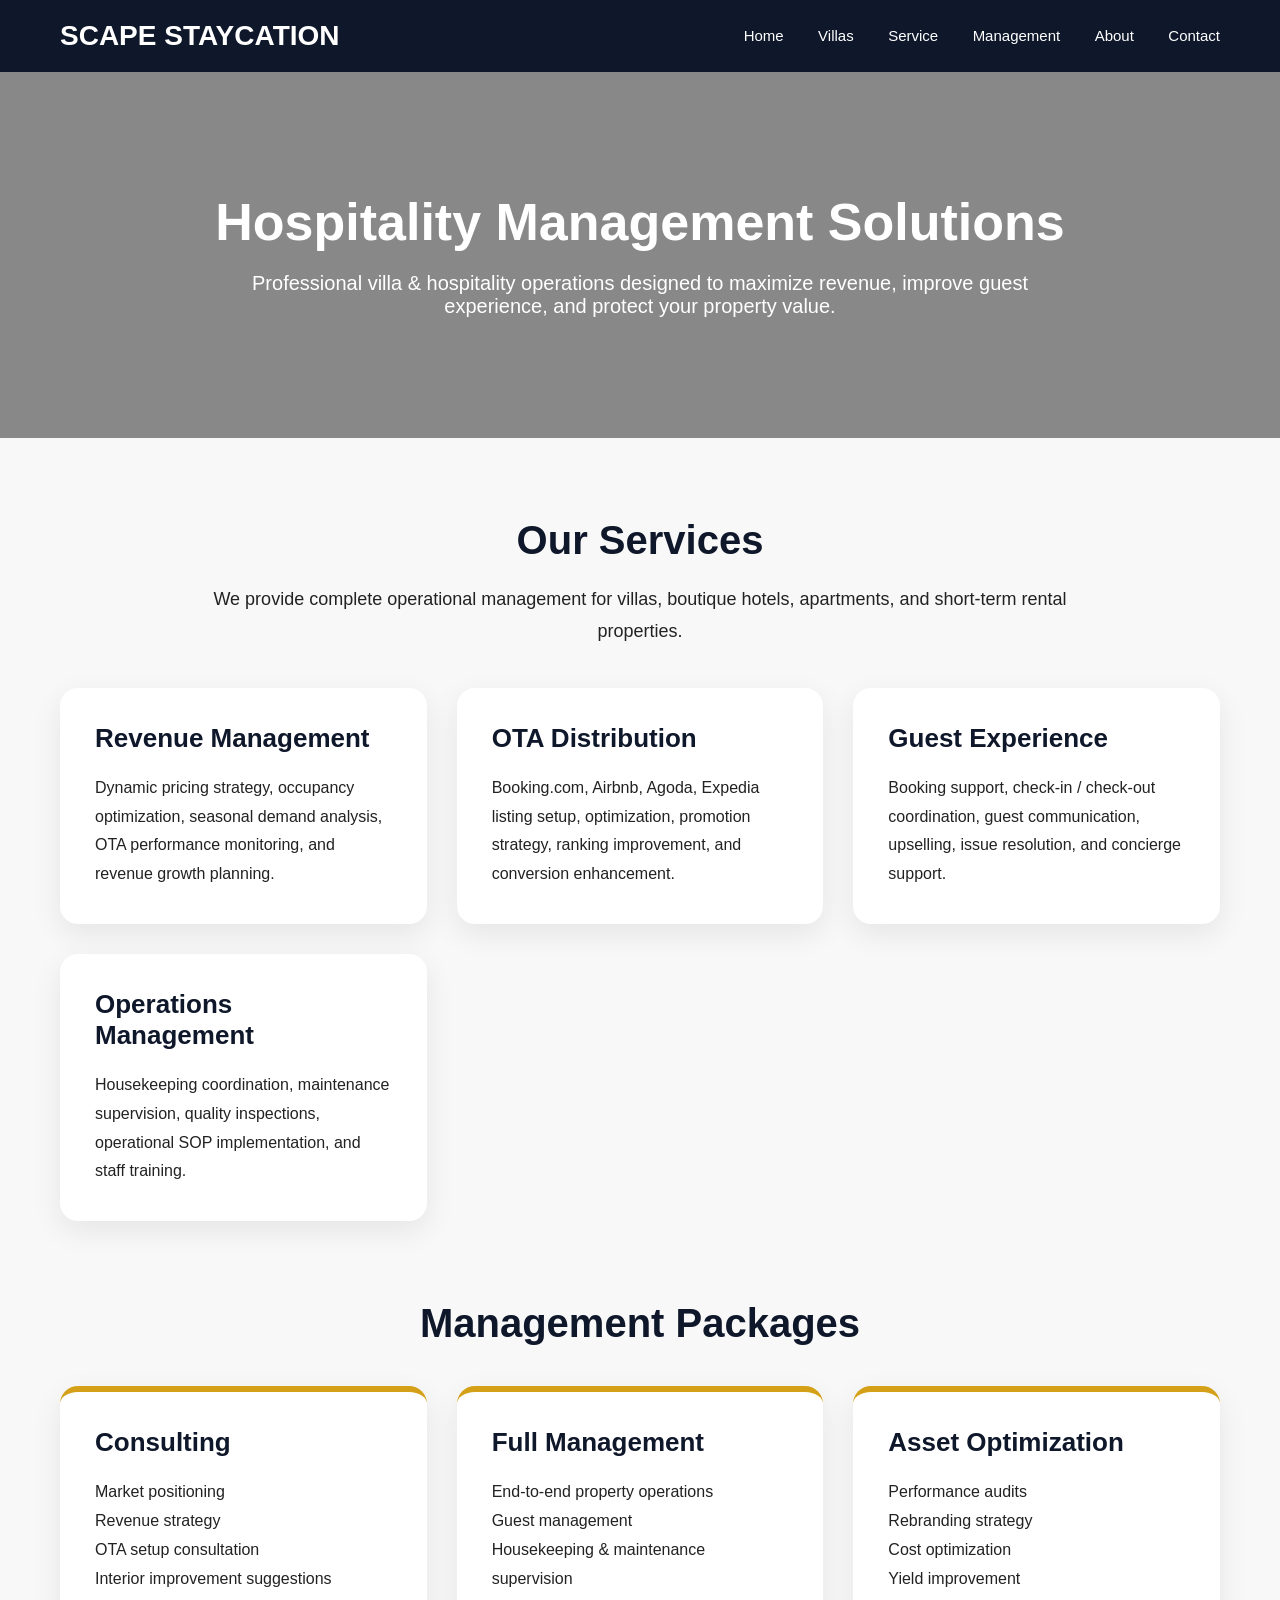
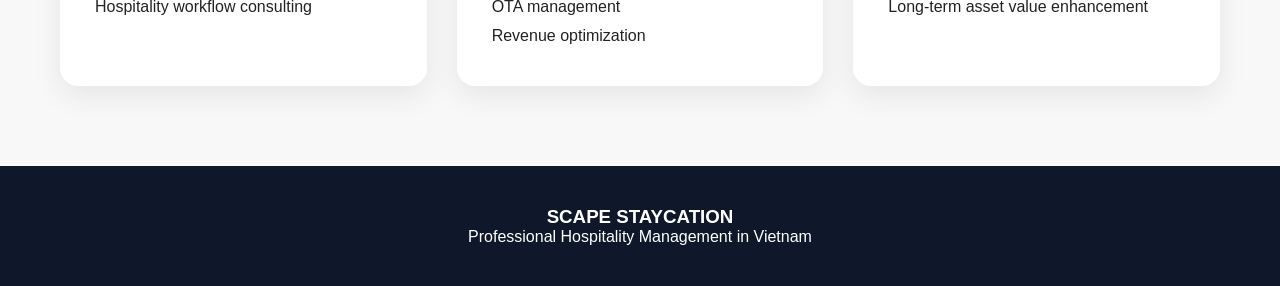
<file: management.html>
<!DOCTYPE html>
<html lang="en">
<head>
<meta charset="UTF-8">
<meta name="viewport" content="width=device-width, initial-scale=1.0">
<title>Management | Scape Staycation</title>

<style>
*{
    margin:0;
    padding:0;
    box-sizing:border-box;
    font-family:Arial,sans-serif;
}

body{
    background:#f8f8f8;
    color:#222;
}

header{
    background:#0f172a;
    padding:20px 60px;
    display:flex;
    justify-content:space-between;
    align-items:center;
}

.logo{
    color:white;
    font-size:28px;
    font-weight:bold;
}

nav a{
    color:white;
    text-decoration:none;
    margin-left:30px;
    font-size:15px;
}

.hero{
    background:
    linear-gradient(rgba(0,0,0,0.45),rgba(0,0,0,0.45)),
    url('https://images.unsplash.com/photo-1522708323590-d24dbb6b0267?auto=format&fit=crop&w=1600&q=80');
    background-size:cover;
    background-position:center;
    padding:120px 20px;
    text-align:center;
    color:white;
}

.hero h1{
    font-size:52px;
    margin-bottom:20px;
}

.hero p{
    font-size:20px;
    max-width:850px;
    margin:auto;
}

.section{
    max-width:1200px;
    margin:80px auto;
    padding:0 20px;
}

.section h2{
    text-align:center;
    font-size:40px;
    margin-bottom:20px;
    color:#0f172a;
}

.section-sub{
    text-align:center;
    max-width:900px;
    margin:auto;
    font-size:18px;
    line-height:1.8;
}

.grid{
    display:grid;
    grid-template-columns:repeat(auto-fit,minmax(280px,1fr));
    gap:30px;
    margin-top:40px;
}

.card{
    background:white;
    padding:35px;
    border-radius:18px;
    box-shadow:0 10px 30px rgba(0,0,0,0.08);
}

.card h3{
    font-size:26px;
    margin-bottom:20px;
    color:#0f172a;
}

.card p{
    line-height:1.8;
    font-size:16px;
}

.package{
    border-top:6px solid #d4a017;
}

footer{
    background:#0f172a;
    color:white;
    text-align:center;
    padding:40px 20px;
    margin-top:80px;
}
</style>
</head>
<body>

<header>
    <div class="logo">SCAPE STAYCATION</div>
   <nav>
    <a href="index.html">Home</a>
    <a href="villas.html">Villas</a>
    <a href="service.html">Service</a>
    <a href="management.html">Management</a>
    <a href="about.html">About</a>
    <a href="contact.html">Contact</a>
</nav>
</header>

<section class="hero">
    <h1>Hospitality Management Solutions</h1>
    <p>Professional villa & hospitality operations designed to maximize revenue, improve guest experience, and protect your property value.</p>
</section>

<section class="section">
    <h2>Our Services</h2>
    <p class="section-sub">
        We provide complete operational management for villas, boutique hotels, apartments, and short-term rental properties.
    </p>

    <div class="grid">

        <div class="card">
            <h3>Revenue Management</h3>
            <p>
                Dynamic pricing strategy, occupancy optimization, seasonal demand analysis, OTA performance monitoring, and revenue growth planning.
            </p>
        </div>

        <div class="card">
            <h3>OTA Distribution</h3>
            <p>
                Booking.com, Airbnb, Agoda, Expedia listing setup, optimization, promotion strategy, ranking improvement, and conversion enhancement.
            </p>
        </div>

        <div class="card">
            <h3>Guest Experience</h3>
            <p>
                Booking support, check-in / check-out coordination, guest communication, upselling, issue resolution, and concierge support.
            </p>
        </div>

        <div class="card">
            <h3>Operations Management</h3>
            <p>
                Housekeeping coordination, maintenance supervision, quality inspections, operational SOP implementation, and staff training.
            </p>
        </div>

    </div>
</section>

<section class="section">
    <h2>Management Packages</h2>

    <div class="grid">

        <div class="card package">
            <h3>Consulting</h3>
            <p>
                Market positioning<br>
                Revenue strategy<br>
                OTA setup consultation<br>
                Interior improvement suggestions<br>
                Hospitality workflow consulting
            </p>
        </div>

        <div class="card package">
            <h3>Full Management</h3>
            <p>
                End-to-end property operations<br>
                Guest management<br>
                Housekeeping & maintenance supervision<br>
                OTA management<br>
                Revenue optimization
            </p>
        </div>

        <div class="card package">
            <h3>Asset Optimization</h3>
            <p>
                Performance audits<br>
                Rebranding strategy<br>
                Cost optimization<br>
                Yield improvement<br>
                Long-term asset value enhancement
            </p>
        </div>

    </div>
</section>

<footer>
    <h3>SCAPE STAYCATION</h3>
    <p>Professional Hospitality Management in Vietnam</p>
</footer>

</body>
</html>
</file>
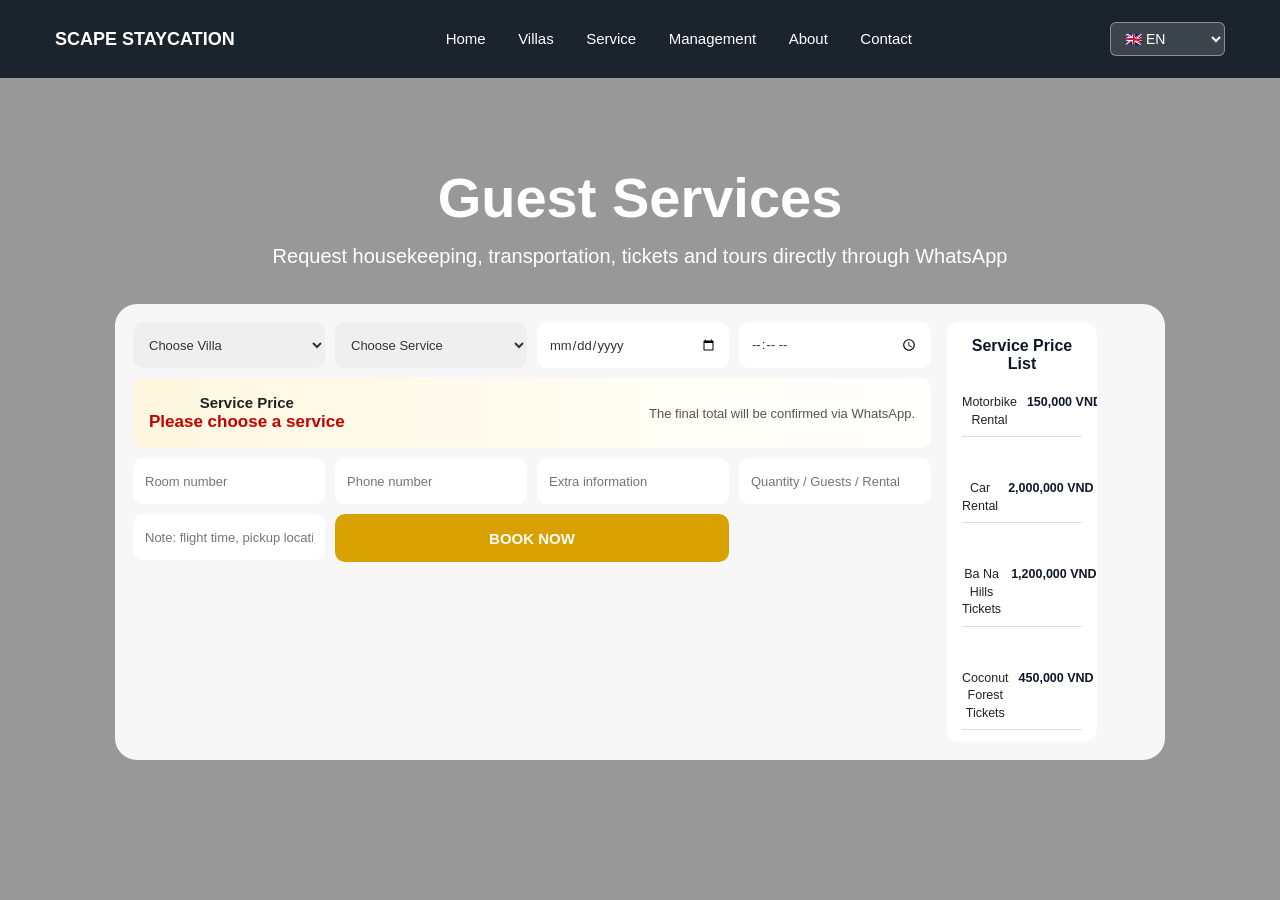
<file: service.html>
<!DOCTYPE html>
<html lang="en">

<head>
<meta charset="UTF-8">
<meta name="viewport" content="width=device-width, initial-scale=1.0">

<title>Guest Services | Scape Staycation</title>

<link rel="stylesheet" href="style.css">

<style>
.language-switcher {
    margin-left: 15px;
}

.language-switcher select {
    background: rgba(255,255,255,0.15);
    color: #ffffff;
    border: 1px solid rgba(255,255,255,0.4);
    border-radius: 6px;
    padding: 7px 10px;
    cursor: pointer;
    font-size: 14px;
}

.language-switcher select option {
    color: #111;
    background: #fff;
}

@media (max-width: 768px) {
    .language-switcher {
        margin-left: 0;
        margin-top: 8px;
    }

    .language-switcher select {
        font-size: 13px;
        padding: 5px 8px;
    }
}
</style>

</head>

<body>

<header>

<div class="logo">SCAPE STAYCATION</div>

<nav>
<a href="index.html" data-i18n="navHome">Home</a>
<a href="villas.html" data-i18n="navVillas">Villas</a>
<a href="service.html" data-i18n="navService">Service</a>
<a href="management.html" data-i18n="navManagement">Management</a>
<a href="about.html" data-i18n="navAbout">About</a>
<a href="contact.html" data-i18n="navContact">Contact</a>
</nav>

<div class="language-switcher">
<select id="languageSwitcher">
<option value="en">🇬🇧 EN</option>
<option value="vi">🇻🇳 VI</option>
<option value="ko">🇰🇷 한국어</option>
<option value="zh">🇨🇳 中文</option>
<option value="ja">🇯🇵 日本語</option>
<option value="ru">🇷🇺 Русский</option>
</select>
</div>

</header>


<section class="hero">

<div class="hero-content">

<h1 data-i18n="guestServices">
Guest Services
</h1>

<p data-i18n="heroDescription">
Request housekeeping, transportation, tickets and tours directly through WhatsApp
</p>


<div class="booking-box service-box-layout">

<div class="service-main">


<select id="serviceVilla">

<option value="Choose Villa" data-i18n="chooseVilla">
Choose Villa
</option>

<option value="Orchids Villas">
Orchids Villas
</option>

<option value="Antique HoiAn Villa">
Antique HoiAn Villa
</option>

<option value="Premier Villa">
Premier Villa
</option>

<option value="The Layer">
The Layer
</option>

</select>



<select id="serviceName" onchange="updateServicePrice()">

<option value="Choose Service" data-i18n="chooseService">
Choose Service
</option>

<option value="Housekeeping Service" data-i18n="housekeeping">
Housekeeping Service
</option>

<option value="Towel Replacement" data-i18n="towelReplacement">
Towel Replacement
</option>

<option value="Airport Pickup" data-i18n="airportPickup">
Airport Pickup
</option>

<option value="Airport Drop-off" data-i18n="airportDropoff">
Airport Drop-off
</option>

<option value="Ba Na Hills Tickets" data-i18n="baNa">
Ba Na Hills Tickets
</option>

<option value="Cham Island Tour" data-i18n="chamIsland">
Cham Island Tour
</option>

<option value="Coconut Forest Tickets" data-i18n="coconutForest">
Coconut Forest Tickets
</option>

<option value="Motorbike Rental" data-i18n="motorbike">
Motorbike Rental
</option>

<option value="Car Rental" data-i18n="carRental">
Car Rental
</option>

</select>


<input type="date" id="serviceDate">

<input type="time" id="serviceTime">


<div class="price-box">

<div>

<strong data-i18n="servicePriceTitle">
Service Price
</strong>

<br>

<span id="servicePrice" data-i18n="chooseServicePrice">
Please choose a service
</span>

</div>

<small data-i18n="finalTotal">
The final total will be confirmed via WhatsApp.
</small>

</div>


<input
type="text"
id="roomNumber"
placeholder="Room number"
data-i18n-placeholder="roomNumber"
>


<input
type="text"
id="servicePhone"
placeholder="Phone number"
data-i18n-placeholder="phoneNumber"
>


<input
type="text"
id="extraField1"
placeholder="Extra information"
data-i18n-placeholder="extraInformation"
>


<input
type="number"
id="serviceQuantity"
placeholder="Quantity / Guests / Rental Days"
data-i18n-placeholder="quantity"
>


<input
type="text"
id="serviceNote"
placeholder="Note: flight time, pickup location, special request..."
data-i18n-placeholder="note"
>


<button onclick="bookService()" data-i18n="bookNow">
BOOK NOW
</button>


</div>



<div class="service-price-list">

<h3 data-i18n="priceList">
Service Price List
</h3>


<p>
<span data-i18n="motorbike">Motorbike Rental</span>
<strong data-i18n="motorbikePrice">
150,000 VND / day
</strong>
</p>


<p>
<span data-i18n="carRental">Car Rental</span>
<strong>
2,000,000 VND
</strong>
</p>


<p>
<span data-i18n="baNa">Ba Na Hills Tickets</span>
<strong data-i18n="baNaPrice">
1,200,000 VND / pax
</strong>
</p>


<p>
<span data-i18n="coconutForest">
Coconut Forest Tickets
</span>

<strong data-i18n="coconutPrice">
450,000 VND / pax
</strong>
</p>


<p>
<span data-i18n="chamIsland">
Cham Island Tour
</span>

<strong data-i18n="chamPrice">
1,000,000 VND / pax
</strong>
</p>


<p>
<span data-i18n="airportPickup">
Airport Pickup
</span>

<strong>
300,000 VND
</strong>
</p>


<p>
<span data-i18n="airportDropoff">
Airport Drop-off
</span>

<strong>
300,000 VND
</strong>
</p>


</div>

</div>

</div>

</div>

</section>


<script src="script.js"></script>


<script>

/* =====================================================
   SCAPE STAYCATION MULTI LANGUAGE
===================================================== */

const translations = {

en: {

navHome: "Home",
navVillas: "Villas",
navService: "Service",
navManagement: "Management",
navAbout: "About",
navContact: "Contact",

guestServices: "Guest Services",

heroDescription:
"Request housekeeping, transportation, tickets and tours directly through WhatsApp",

chooseVilla: "Choose Villa",
chooseService: "Choose Service",

housekeeping: "Housekeeping Service",
towelReplacement: "Towel Replacement",

airportPickup: "Airport Pickup",
airportDropoff: "Airport Drop-off",

baNa: "Ba Na Hills Tickets",
chamIsland: "Cham Island Tour",
coconutForest: "Coconut Forest Tickets",

motorbike: "Motorbike Rental",
carRental: "Car Rental",

servicePriceTitle: "Service Price",

chooseServicePrice:
"Please choose a service",

finalTotal:
"The final total will be confirmed via WhatsApp.",

roomNumber: "Room number",

phoneNumber: "Phone number",

extraInformation: "Extra information",

quantity:
"Quantity / Guests / Rental Days",

note:
"Note: flight time, pickup location, special request...",

bookNow: "BOOK NOW",

priceList:
"Service Price List",

motorbikePrice:
"150,000 VND / day",

baNaPrice:
"1,200,000 VND / pax",

coconutPrice:
"450,000 VND / pax",

chamPrice:
"1,000,000 VND / pax"

},


vi: {

navHome: "Trang chủ",
navVillas: "Biệt thự",
navService: "Dịch vụ",
navManagement: "Quản lý",
navAbout: "Giới thiệu",
navContact: "Liên hệ",

guestServices:
"Dịch vụ dành cho khách",

heroDescription:
"Yêu cầu dọn phòng, phương tiện di chuyển, vé tham quan và tour trực tiếp qua WhatsApp",

chooseVilla:
"Chọn Villa",

chooseService:
"Chọn dịch vụ",

housekeeping:
"Dịch vụ dọn phòng",

towelReplacement:
"Thay khăn",

airportPickup:
"Đón sân bay",

airportDropoff:
"Tiễn sân bay",

baNa:
"Vé Bà Nà Hills",

chamIsland:
"Tour Cù Lao Chàm",

coconutForest:
"Vé Rừng Dừa",

motorbike:
"Thuê xe máy",

carRental:
"Thuê ô tô",

servicePriceTitle:
"Giá dịch vụ",

chooseServicePrice:
"Vui lòng chọn dịch vụ",

finalTotal:
"Tổng chi phí cuối cùng sẽ được xác nhận qua WhatsApp.",

roomNumber:
"Số phòng",

phoneNumber:
"Số điện thoại",

extraInformation:
"Thông tin bổ sung",

quantity:
"Số lượng / Số khách / Số ngày thuê",

note:
"Ghi chú: giờ bay, địa điểm đón, yêu cầu đặc biệt...",

bookNow:
"ĐẶT NGAY",

priceList:
"Bảng giá dịch vụ",

motorbikePrice:
"150,000 VND / ngày",

baNaPrice:
"1,200,000 VND / khách",

coconutPrice:
"450,000 VND / khách",

chamPrice:
"1,000,000 VND / khách"

},


ko: {

navHome: "홈",
navVillas: "빌라",
navService: "서비스",
navManagement: "관리",
navAbout: "소개",
navContact: "문의",

guestServices:
"고객 서비스",

heroDescription:
"객실 청소, 교통편, 입장권 및 투어를 WhatsApp으로 간편하게 요청하세요.",

chooseVilla:
"빌라 선택",

chooseService:
"서비스 선택",

housekeeping:
"객실 청소 서비스",

towelReplacement:
"수건 교체",

airportPickup:
"공항 픽업",

airportDropoff:
"공항 샌딩",

baNa:
"바나힐 입장권",

chamIsland:
"참섬 투어",

coconutForest:
"코코넛 숲 입장권",

motorbike:
"오토바이 대여",

carRental:
"자동차 대여",

servicePriceTitle:
"서비스 요금",

chooseServicePrice:
"서비스를 선택해 주세요",

finalTotal:
"최종 금액은 WhatsApp을 통해 확인해 드립니다.",

roomNumber:
"객실 번호",

phoneNumber:
"전화번호",

extraInformation:
"추가 정보",

quantity:
"수량 / 인원 / 대여 일수",

note:
"메모: 항공편 시간, 픽업 장소, 특별 요청 사항...",

bookNow:
"지금 예약",

priceList:
"서비스 요금표",

motorbikePrice:
"150,000 VND / 일",

baNaPrice:
"1,200,000 VND / 인",

coconutPrice:
"450,000 VND / 인",

chamPrice:
"1,000,000 VND / 인"

},


zh: {

navHome: "首页",
navVillas: "别墅",
navService: "服务",
navManagement: "管理",
navAbout: "关于我们",
navContact: "联系我们",

guestServices:
"宾客服务",

heroDescription:
"通过 WhatsApp 直接预订客房清洁、交通、门票和旅游服务。",

chooseVilla:
"选择别墅",

chooseService:
"选择服务",

housekeeping:
"客房清洁服务",

towelReplacement:
"更换毛巾",

airportPickup:
"机场接机",

airportDropoff:
"机场送机",

baNa:
"巴拿山门票",

chamIsland:
"占婆岛旅游",

coconutForest:
"椰林门票",

motorbike:
"摩托车租赁",

carRental:
"汽车租赁",

servicePriceTitle:
"服务价格",

chooseServicePrice:
"请选择服务",

finalTotal:
"最终费用将通过 WhatsApp 确认。",

roomNumber:
"房间号",

phoneNumber:
"电话号码",

extraInformation:
"其他信息",

quantity:
"数量 / 人数 / 租赁天数",

note:
"备注：航班时间、接送地点、特殊要求...",

bookNow:
"立即预订",

priceList:
"服务价格表",

motorbikePrice:
"150,000 VND / 天",

baNaPrice:
"1,200,000 VND / 人",

coconutPrice:
"450,000 VND / 人",

chamPrice:
"1,000,000 VND / 人"

},


ja: {

navHome: "ホーム",
navVillas: "ヴィラ",
navService: "サービス",
navManagement: "管理",
navAbout: "当社について",
navContact: "お問い合わせ",

guestServices:
"ゲストサービス",

heroDescription:
"清掃、送迎、チケット、ツアーをWhatsAppから直接お申し込みいただけます。",

chooseVilla:
"ヴィラを選択",

chooseService:
"サービスを選択",

housekeeping:
"ハウスキーピング",

towelReplacement:
"タオル交換",

airportPickup:
"空港送迎（お迎え）",

airportDropoff:
"空港送迎（お送り）",

baNa:
"バーナーヒルズ チケット",

chamIsland:
"チャム島ツアー",

coconutForest:
"ココナッツフォレスト チケット",

motorbike:
"バイクレンタル",

carRental:
"レンタカー",

servicePriceTitle:
"サービス料金",

chooseServicePrice:
"サービスを選択してください",

finalTotal:
"最終料金はWhatsAppで確認いたします。",

roomNumber:
"部屋番号",

phoneNumber:
"電話番号",

extraInformation:
"追加情報",

quantity:
"数量 / 人数 / レンタル日数",

note:
"備考：フライト時間、送迎場所、特別なご要望など...",

bookNow:
"今すぐ予約",

priceList:
"サービス料金表",

motorbikePrice:
"150,000 VND / 日",

baNaPrice:
"1,200,000 VND / 人",

coconutPrice:
"450,000 VND / 人",

chamPrice:
"1,000,000 VND / 人"

},


ru: {

navHome: "Главная",
navVillas: "Виллы",
navService: "Услуги",
navManagement: "Управление",
navAbout: "О нас",
navContact: "Контакты",

guestServices:
"Услуги для гостей",

heroDescription:
"Закажите уборку, трансфер, билеты и экскурсии напрямую через WhatsApp.",

chooseVilla:
"Выберите виллу",

chooseService:
"Выберите услугу",

housekeeping:
"Уборка номера",

towelReplacement:
"Замена полотенец",

airportPickup:
"Трансфер из аэропорта",

airportDropoff:
"Трансфер в аэропорт",

baNa:
"Билеты Ba Na Hills",

chamIsland:
"Экскурсия на остров Чам",

coconutForest:
"Билеты в Кокосовый лес",

motorbike:
"Аренда мотобайка",

carRental:
"Аренда автомобиля",

servicePriceTitle:
"Стоимость услуги",

chooseServicePrice:
"Пожалуйста, выберите услугу",

finalTotal:
"Окончательная стоимость будет подтверждена через WhatsApp.",

roomNumber:
"Номер комнаты",

phoneNumber:
"Номер телефона",

extraInformation:
"Дополнительная информация",

quantity:
"Количество / Гости / Дни аренды",

note:
"Примечание: время рейса, место встречи, особые пожелания...",

bookNow:
"ЗАБРОНИРОВАТЬ",

priceList:
"Прайс-лист услуг",

motorbikePrice:
"150,000 VND / день",

baNaPrice:
"1,200,000 VND / чел.",

coconutPrice:
"450,000 VND / чел.",

chamPrice:
"1,000,000 VND / чел."

}

};


/* =====================================================
   CHANGE LANGUAGE
===================================================== */

function setLanguage(lang) {

    if (!translations[lang]) {
        lang = "en";
    }

    document.documentElement.lang = lang;

    const textElements =
        document.querySelectorAll("[data-i18n]");

    textElements.forEach(function(element) {

        const key =
            element.getAttribute("data-i18n");

        if (translations[lang][key]) {

            element.textContent =
                translations[lang][key];

        }

    });


    const placeholders =
        document.querySelectorAll(
            "[data-i18n-placeholder]"
        );

    placeholders.forEach(function(element) {

        const key =
            element.getAttribute(
                "data-i18n-placeholder"
            );

        if (translations[lang][key]) {

            element.placeholder =
                translations[lang][key];

        }

    });


    localStorage.setItem(
        "scapeLanguage",
        lang
    );


    document.getElementById(
        "languageSwitcher"
    ).value = lang;


    updateTranslatedServicePrice();

}


/* =====================================================
   TRANSLATED PRICE
===================================================== */

function updateTranslatedServicePrice() {

    const service =
        document.getElementById("serviceName");

    const price =
        document.getElementById("servicePrice");

    if (!service || !price) {
        return;
    }

    const lang =
        localStorage.getItem("scapeLanguage")
        || "en";


    const priceTranslations = {

        "Choose Service": {
            en: "Please choose a service",
            vi: "Vui lòng chọn dịch vụ",
            ko: "서비스를 선택해 주세요",
            zh: "请选择服务",
            ja: "サービスを選択してください",
            ru: "Пожалуйста, выберите услугу"
        },

        "Housekeeping Service": {
            en: "Free",
            vi: "Miễn phí",
            ko: "무료",
            zh: "免费",
            ja: "無料",
            ru: "Бесплатно"
        },

        "Towel Replacement": {
            en: "Free",
            vi: "Miễn phí",
            ko: "무료",
            zh: "免费",
            ja: "無料",
            ru: "Бесплатно"
        },

        "Motorbike Rental": {
            en: "150,000 VND / day",
            vi: "150,000 VND / ngày",
            ko: "150,000 VND / 일",
            zh: "150,000 VND / 天",
            ja: "150,000 VND / 日",
            ru: "150,000 VND / день"
        },

        "Car Rental": {
            en: "2,000,000 VND",
            vi: "2,000,000 VND",
            ko: "2,000,000 VND",
            zh: "2,000,000 VND",
            ja: "2,000,000 VND",
            ru: "2,000,000 VND"
        },

        "Ba Na Hills Tickets": {
            en: "1,200,000 VND / pax",
            vi: "1,200,000 VND / khách",
            ko: "1,200,000 VND / 인",
            zh: "1,200,000 VND / 人",
            ja: "1,200,000 VND / 人",
            ru: "1,200,000 VND / чел."
        },

        "Coconut Forest Tickets": {
            en: "450,000 VND / pax",
            vi: "450,000 VND / khách",
            ko: "450,000 VND / 인",
            zh: "450,000 VND / 人",
            ja: "450,000 VND / 人",
            ru: "450,000 VND / чел."
        },

        "Cham Island Tour": {
            en: "1,000,000 VND / pax",
            vi: "1,000,000 VND / khách",
            ko: "1,000,000 VND / 인",
            zh: "1,000,000 VND / 人",
            ja: "1,000,000 VND / 人",
            ru: "1,000,000 VND / чел."
        },

        "Airport Pickup": {
            en: "300,000 VND",
            vi: "300,000 VND",
            ko: "300,000 VND",
            zh: "300,000 VND",
            ja: "300,000 VND",
            ru: "300,000 VND"
        },

        "Airport Drop-off": {
            en: "300,000 VND",
            vi: "300,000 VND",
            ko: "300,000 VND",
            zh: "300,000 VND",
            ja: "300,000 VND",
            ru: "300,000 VND"
        }

    };


    const selected =
        service.value;


    if (priceTranslations[selected]) {

        price.textContent =
            priceTranslations[selected][lang]
            ||
            priceTranslations[selected].en;

    }

}


/* =====================================================
   SERVICE CHANGE
===================================================== */

document.getElementById(
    "serviceName"
).addEventListener(
    "change",
    function() {

        updateTranslatedServicePrice();

    }
);


/* =====================================================
   LANGUAGE SWITCHER
===================================================== */

document.getElementById(
    "languageSwitcher"
).addEventListener(
    "change",
    function() {

        setLanguage(this.value);

    }
);


/* =====================================================
   AUTO DETECT LANGUAGE
===================================================== */

function detectLanguage() {

    const saved =
        localStorage.getItem(
            "scapeLanguage"
        );

    if (saved) {
        return saved;
    }


    const browserLanguage =
        navigator.language
        .toLowerCase();


    if (
        browserLanguage.startsWith("vi")
    ) {
        return "vi";
    }


    if (
        browserLanguage.startsWith("ko")
    ) {
        return "ko";
    }


    if (
        browserLanguage.startsWith("zh")
    ) {
        return "zh";
    }


    if (
        browserLanguage.startsWith("ja")
    ) {
        return "ja";
    }


    if (
        browserLanguage.startsWith("ru")
    ) {
        return "ru";
    }


    return "en";

}


/* =====================================================
   INITIALIZE
===================================================== */

document.addEventListener(
    "DOMContentLoaded",
    function() {

        const language =
            detectLanguage();

        setLanguage(language);

    }
);

</script>


</body>
</html>
</file>
<file: style.css>
* {
  margin: 0;
  padding: 0;
  box-sizing: border-box;
  font-family: Arial, sans-serif;
}

html {
  scroll-behavior: smooth;
}

body {
  background: #f5f5f5;
  color: #222;
}

/* HEADER */
header {
  position: fixed;
  top: 0;
  width: 100%;
  padding: 22px 55px;
  display: flex;
  justify-content: space-between;
  align-items: center;
  background: rgba(10, 20, 30, 0.88);
  z-index: 1000;
}

.logo {
    display: flex;
    align-items: center;
    gap: 10px;
    font-weight: bold;
    font-size: 18px;
  color: white;
}

.logo img {
    width: 42px;
    height: 42px;
    object-fit: contain;
}

nav a {
  color: white;
  text-decoration: none;
  margin-left: 28px;
  font-size: 15px;
}

nav a:hover {
  color: #d8a100;
}

/* HERO */
.hero {
  min-height: 100vh;
  padding-top: 145px;
  padding-bottom: 70px;
  background:
    linear-gradient(rgba(0,0,0,0.38), rgba(0,0,0,0.38)),
    url('https://images.unsplash.com/photo-1507525428034-b723cf961d3e?auto=format&fit=crop&w=1600&q=80');
  background-size: cover;
  background-position: center;
  display: flex;
  justify-content: center;
  align-items: flex-start;
}

.hero-content {
  width: 100%;
  max-width: 1200px;
  text-align: center;
  color: white;
  margin-top: 20px;
  padding: 0 20px;
}

.hero h1 {
  font-size: 56px;
  margin-bottom: 15px;
}

.hero p {
  font-size: 20px;
  margin-bottom: 36px;
}

/* BOOKING GENERAL */
.booking-box {
  background: rgba(255,255,255,0.92);
  padding: 26px;
  border-radius: 22px;
  max-width: 1100px;
  margin: 0 auto;
}

.booking-box input,
.booking-box select {
  padding: 15px;
  border: none;
  border-radius: 10px;
  font-size: 15px;
  color: #333;
}

.booking-box button {
  background: #d8a100;
  color: white;
  border: none;
  border-radius: 10px;
  font-size: 16px;
  cursor: pointer;
  padding: 15px;
  font-weight: bold;
}

.booking-box button:hover {
  background: #b88a00;
}

/* HOME BOOKING */
.booking-box:not(.service-box-layout) {
  display: grid;
  grid-template-columns: repeat(4, 1fr);
  gap: 14px;
}

/* VILLAS */
.villas-preview {
  padding: 100px 60px;
  background: white;
  color: #222;
}

.villas-preview h2 {
  text-align: center;
  font-size: 42px;
  margin-bottom: 50px;
  color: #0f172a;
}

.villa-grid {
  display: grid;
  grid-template-columns: repeat(3, 1fr);
  gap: 28px;
  max-width: 1200px;
  margin: 0 auto;
}

.villa-card {
  background: white;
  border-radius: 18px;
  overflow: hidden;
  box-shadow: 0 10px 30px rgba(0,0,0,0.12);
}

.villa-card img {
  width: 100%;
  height: 250px;
  object-fit: cover;
}

.villa-card-content {
  padding: 22px;
}

.villa-card h3 {
  margin-bottom: 12px;
  font-size: 24px;
  color: #0f172a;
}

.villa-card p {
  color: #555;
  margin-bottom: 18px;
  line-height: 1.6;
}

.villa-card a {
  display: inline-block;
  background: #d8a100;
  color: white;
  text-decoration: none;
  padding: 12px 22px;
  border-radius: 8px;
  font-weight: bold;
}

/* SERVICE PAGE */
.service-box-layout {
  display: grid;
  grid-template-columns: 2.1fr 0.75fr;
  gap: 16px;
  align-items: start;
  max-width: 1050px;
  margin: 0 auto;
  padding: 18px;
}

.service-main {
  display: grid;
  grid-template-columns: repeat(4, 1fr);
  gap: 10px;
}

.service-main select,
.service-main input {
  padding: 11px 12px;
  border: none;
  border-radius: 10px;
  font-size: 13px;
  color: #333;
  height: 46px;
}

.price-box {
  grid-column: span 4;
  background: linear-gradient(90deg, #fff7df, #ffffff);
  border-radius: 10px;
  padding: 13px 16px;
  color: #222;
  display: flex;
  justify-content: space-between;
  gap: 12px;
  align-items: center;
  min-height: 70px;
}

.price-box strong {
  font-size: 15px;
}

#servicePrice {
  color: #c40000;
  font-size: 17px;
  font-weight: bold;
}

.price-box small {
  color: #555;
  font-size: 13px;
}

.service-main button {
  grid-column: span 2;
  background: #d8a100;
  color: white;
  border: none;
  border-radius: 10px;
  padding: 13px;
  height: 48px;
  font-size: 15px;
  font-weight: bold;
  cursor: pointer;
}

.service-price-list {
  background: rgba(255,255,255,0.96);
  padding: 15px;
  border-radius: 13px;
  color: #222;
  font-size: 13px;
  max-height: 420px;
  overflow-y: auto;
}

.service-price-list h3 {
  margin-bottom: 14px;
  color: #0f172a;
  font-size: 16px;
}

.service-price-list p {
  display: flex;
  justify-content: space-between;
  gap: 10px;
  border-bottom: 1px solid #ddd;
  padding: 7px 0;
  font-size: 12.5px;
  line-height: 1.4;
}

.service-price-list strong {
  white-space: nowrap;
  color: #0f172a;
}

/* FOOTER / SIMPLE SECTIONS */
footer {
  background: #0f172a;
  color: white;
  text-align: center;
  padding: 35px 20px;
}

/* MOBILE */
@media(max-width: 900px) {
  header {
    position: relative;
    padding: 22px 20px;
    flex-direction: column;
    gap: 16px;
  }

  .logo {
    font-size: 28px;
    text-align: center;
  }

  nav {
    text-align: center;
  }

  nav a {
    display: inline-block;
    margin: 6px 10px;
    font-size: 15px;
  }

  .hero {
    padding-top: 55px;
    min-height: auto;
  }

  .hero h1 {
    font-size: 38px;
  }

  .hero p {
    font-size: 18px;
  }

  .booking-box:not(.service-box-layout) {
    grid-template-columns: 1fr;
  }

  .service-box-layout {
    grid-template-columns: 1fr;
    max-width: 94%;
  }

  .service-main {
    grid-template-columns: 1fr;
  }

  .price-box,
  .service-main button {
    grid-column: span 1;
  }

  .price-box {
    flex-direction: column;
    align-items: flex-start;
  }

  .villa-grid {
    grid-template-columns: 1fr;
  }

  .villas-preview {
    padding: 70px 22px;
  }
.logo span {
    color: white;
}

/* HOTEL LINK BOOKING PAGE */
.booking-page {
  background: #f5f5f5;
  min-height: 100vh;
}

.hotelink-booking-section {
  padding: 135px 24px 70px;
  max-width: 1220px;
  margin: 0 auto;
}

.hotelink-booking-heading {
  text-align: center;
  margin-bottom: 28px;
}

.hotelink-booking-heading .eyebrow {
  font-size: 12px;
  font-weight: bold;
  letter-spacing: 2px;
  color: #9b7500;
  margin-bottom: 10px;
}

.hotelink-booking-heading h1 {
  color: #0f172a;
  font-size: 42px;
  margin-bottom: 10px;
}

.hotelink-booking-heading > p:not(.eyebrow) {
  color: #555;
  font-size: 16px;
  line-height: 1.6;
}

.booking-date-summary {
  margin: 16px auto 0;
  display: inline-block;
  background: #fff7df;
  color: #4c3a00;
  padding: 10px 16px;
  border-radius: 10px;
  font-weight: bold;
}

.booking-date-summary:empty {
  display: none;
}

.hotelink-widget-shell {
  background: white;
  border-radius: 18px;
  padding: 20px;
  box-shadow: 0 10px 30px rgba(0,0,0,0.10);
  min-height: 520px;
  overflow: hidden;
}

#hbe-bws-page,
#hbe-bws-wrapper,
.hbe-bws {
  width: 100%;
}

@media(max-width: 900px) {
  .hotelink-booking-section {
    padding: 45px 12px 40px;
  }

  .hotelink-booking-heading h1 {
    font-size: 30px;
  }

  .hotelink-widget-shell {
    padding: 8px;
    border-radius: 12px;
  }
}
</file>
